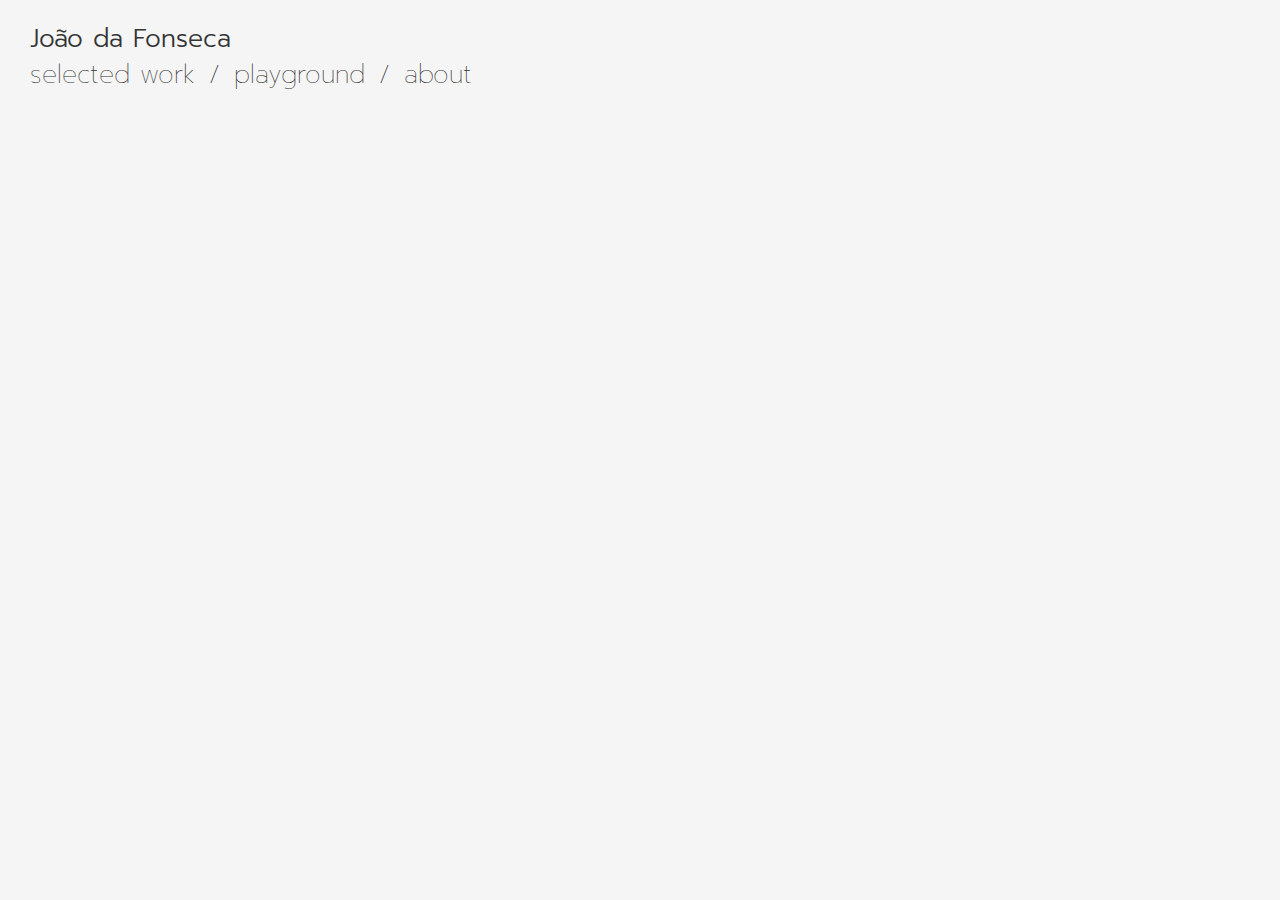
<file: index.html>
<!DOCTYPE html>
<html>
<head>

  <!-- Global site tag (gtag.js) - Google Analytics -->
  <script async src="https://www.googletagmanager.com/gtag/js?id=UA-116125091-1"></script>
  <script>
  window.dataLayer = window.dataLayer || [];
  function gtag(){dataLayer.push(arguments);}
  gtag('js', new Date());

  gtag('config', 'UA-116125091-1');
  </script>


  <link rel="icon"
        type="image/png"
        href="assets/icons/favicon.png">

  <meta charset="UTF-8">
  <meta name="viewport" content="width=device-width, initial-scale=1">
  <link href="https://fonts.googleapis.com/css?family=Prompt:100,200,300,400,500" rel="stylesheet">
  <link rel="stylesheet" href="css/selectedwork-style.css">
  <link rel="stylesheet" href="css/nav-bar-style.css">

  <script>
  //reset scroll
  localStorage.setItem("scrollPosition", 0);
  localStorage.setItem("doLoad", true);
  </script>

  <meta http-equiv="refresh" content="2;url=selectedwork" />
  <title>João da Fonseca</title>
</head>

<body>



  <div class="nav" id="myTopnav">

    <h5><a href="index.html">João da Fonseca</a> </h5>

    <a href="javascript:void(0);" class="icon" onclick="myFunction()">
      <img  src="assets/icons/icon.png">
    </a>

    <div class = "center">
      <div class = "logo"><h5><a  href="index.html">João da Fonseca</a> </h5></div>
      <ul>
        <li><a href="selectedwork" >selected work</a></li>
        <li><div id="link-spacer">/</div></li>
        <li><a href="playground">playground</a></li>
        <li><div id="link-spacer">/</div></li>
        <li><a href="about">about</a></li>
      </ul>
    </div>

    <div class = "socialLinks">
      <a href="https://www.instagram.com/joaofonseca__/">instagram</a>
      <div id="link-spacer2">/</div>
      <a href="https://www.messenger.com/t/jftfonseca">messenger</a>
    </div>


  </div>




  <script>
  function myFunction() {
    var x = document.getElementById("myTopnav");
    if (x.className === "nav") {
      x.className += " responsive";
      //


      calcVH();
      //$('body').addClass("fixedPosition");
    } else {
      x.className = "nav";
      calcVH();
      //$('body').removeClass("fixedPosition");
    }
  }
</script>

</body>

</html>
</file>
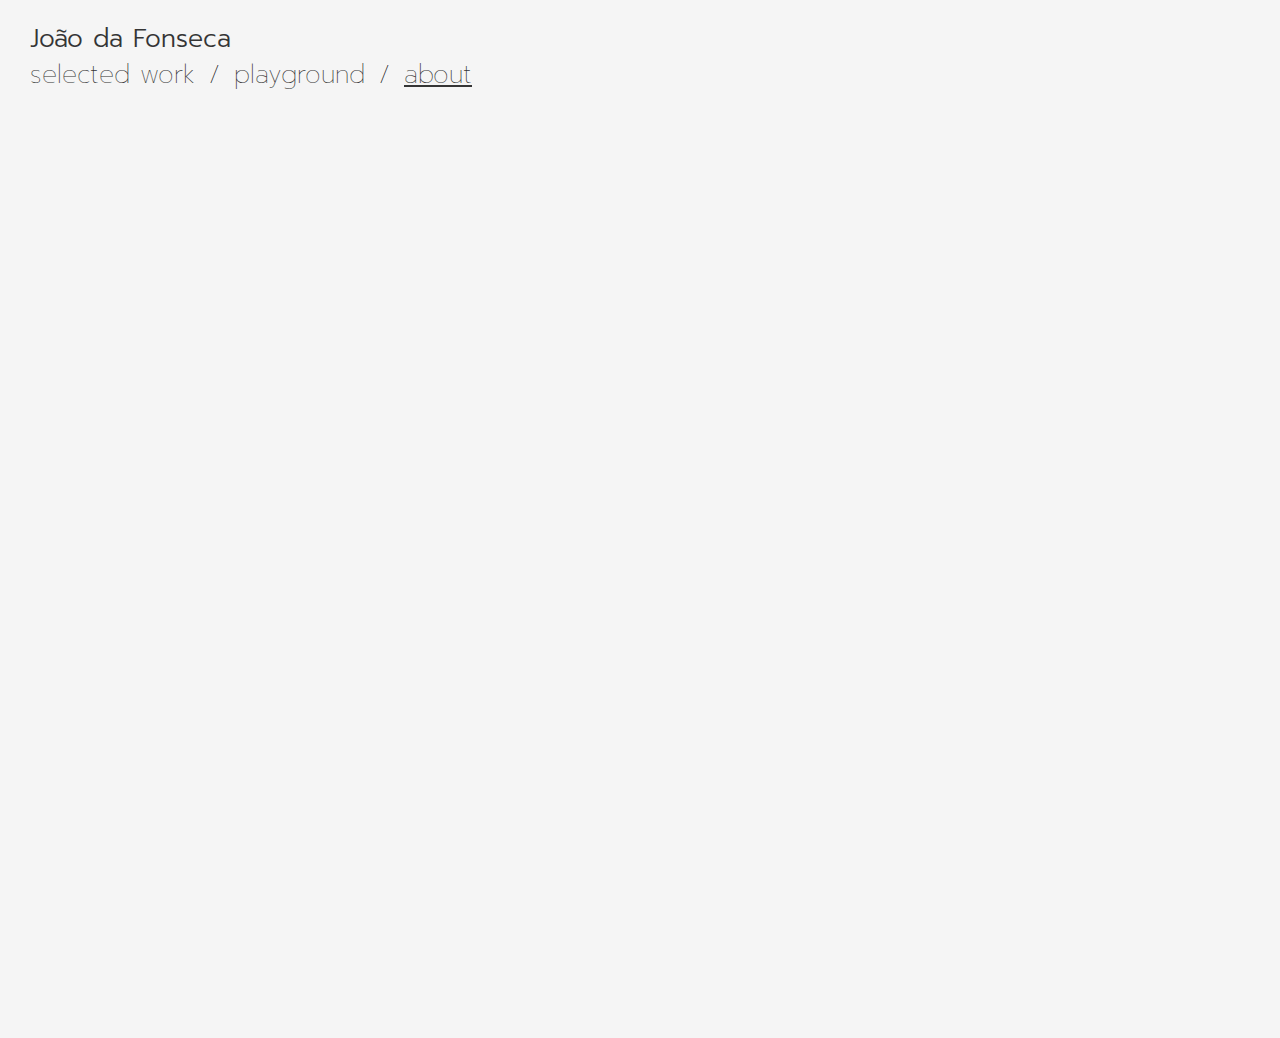
<file: about/index.html>
<!DOCTYPE html>
<html>
<head>

  <!-- Global site tag (gtag.js) - Google Analytics -->
  <script async src="https://www.googletagmanager.com/gtag/js?id=UA-116125091-1"></script>
  <script>
    window.dataLayer = window.dataLayer || [];
    function gtag(){dataLayer.push(arguments);}
    gtag('js', new Date());

    gtag('config', 'UA-116125091-1');
  </script>

  <link rel="icon"
        type="image/png"
        href="../assets/icons/favicon.png">

  <meta charset="UTF-8">
  <meta name="viewport" content="width=device-width, initial-scale=1">
  <link href="https://fonts.googleapis.com/css?family=Prompt:100,200,300,400,500" rel="stylesheet">
  <link rel="stylesheet" href="../css/about-style.css">
    <link rel="stylesheet" href="../css/nav-bar-style.css">

  <script src="https://ajax.googleapis.com/ajax/libs/jquery/3.2.1/jquery.min.js"></script>
  <script src="../js/aboutLoader.js"></script>
  <script src="../js/mobileMenu.js"></script>


  <title>João da Fonseca</title>

</head>

<body>

  <div class="nav" id="myTopnav">

    <h5><a href="../index.html">João da Fonseca</a> </h5>

    <a href="javascript:void(0);" class="icon" onclick="myFunction()">
      <img  src="../assets/icons/icon.png">
    </a>

    <div class = "center">
      <div class = "logo"><h5><a  href="../index.html">João da Fonseca</a> </h5></div>
      <ul>

        <li><a href="../selectedwork" >selected work</a></li>
        <li><div id="link-spacer">/</div></li>
        <li><a href="../playground">playground</a></li>
        <li><div id="link-spacer">/</div></li>
        <li><a class = "current" href="../about">about</a></li>


  </ul>
    </div>

    <div class = "socialLinks">
     <a href="https://www.instagram.com/joaofonseca__/">instagram</a>
    <div id="link-spacer2">/</div>
     <a href="https://www.messenger.com/t/jftfonseca">messenger</a>
    </div>


  </div>

  <section class="fade-in">

    <section class="container">
      <section class="top-space"></section>
      <section class="top-container">
        <section class="canvas"></section>
        <section class="top-text-container"></section>


      </section>
      <section class="bottom-container"></section>
    </section>
  <!--  <section class="rightcontainer"></section> -->
  </section>
  <script src="../js/showHideNavBar.js"></script>

</body>




<script>
function myFunction() {
  var x = document.getElementById("myTopnav");
  if (x.className === "nav") {
    x.className += " responsive";
  //


    calcVH();
       //$('body').addClass("fixedPosition");
  } else {
    x.className = "nav";
    calcVH();
    //$('body').removeClass("fixedPosition");
  }
}
</script>

</html>
</file>
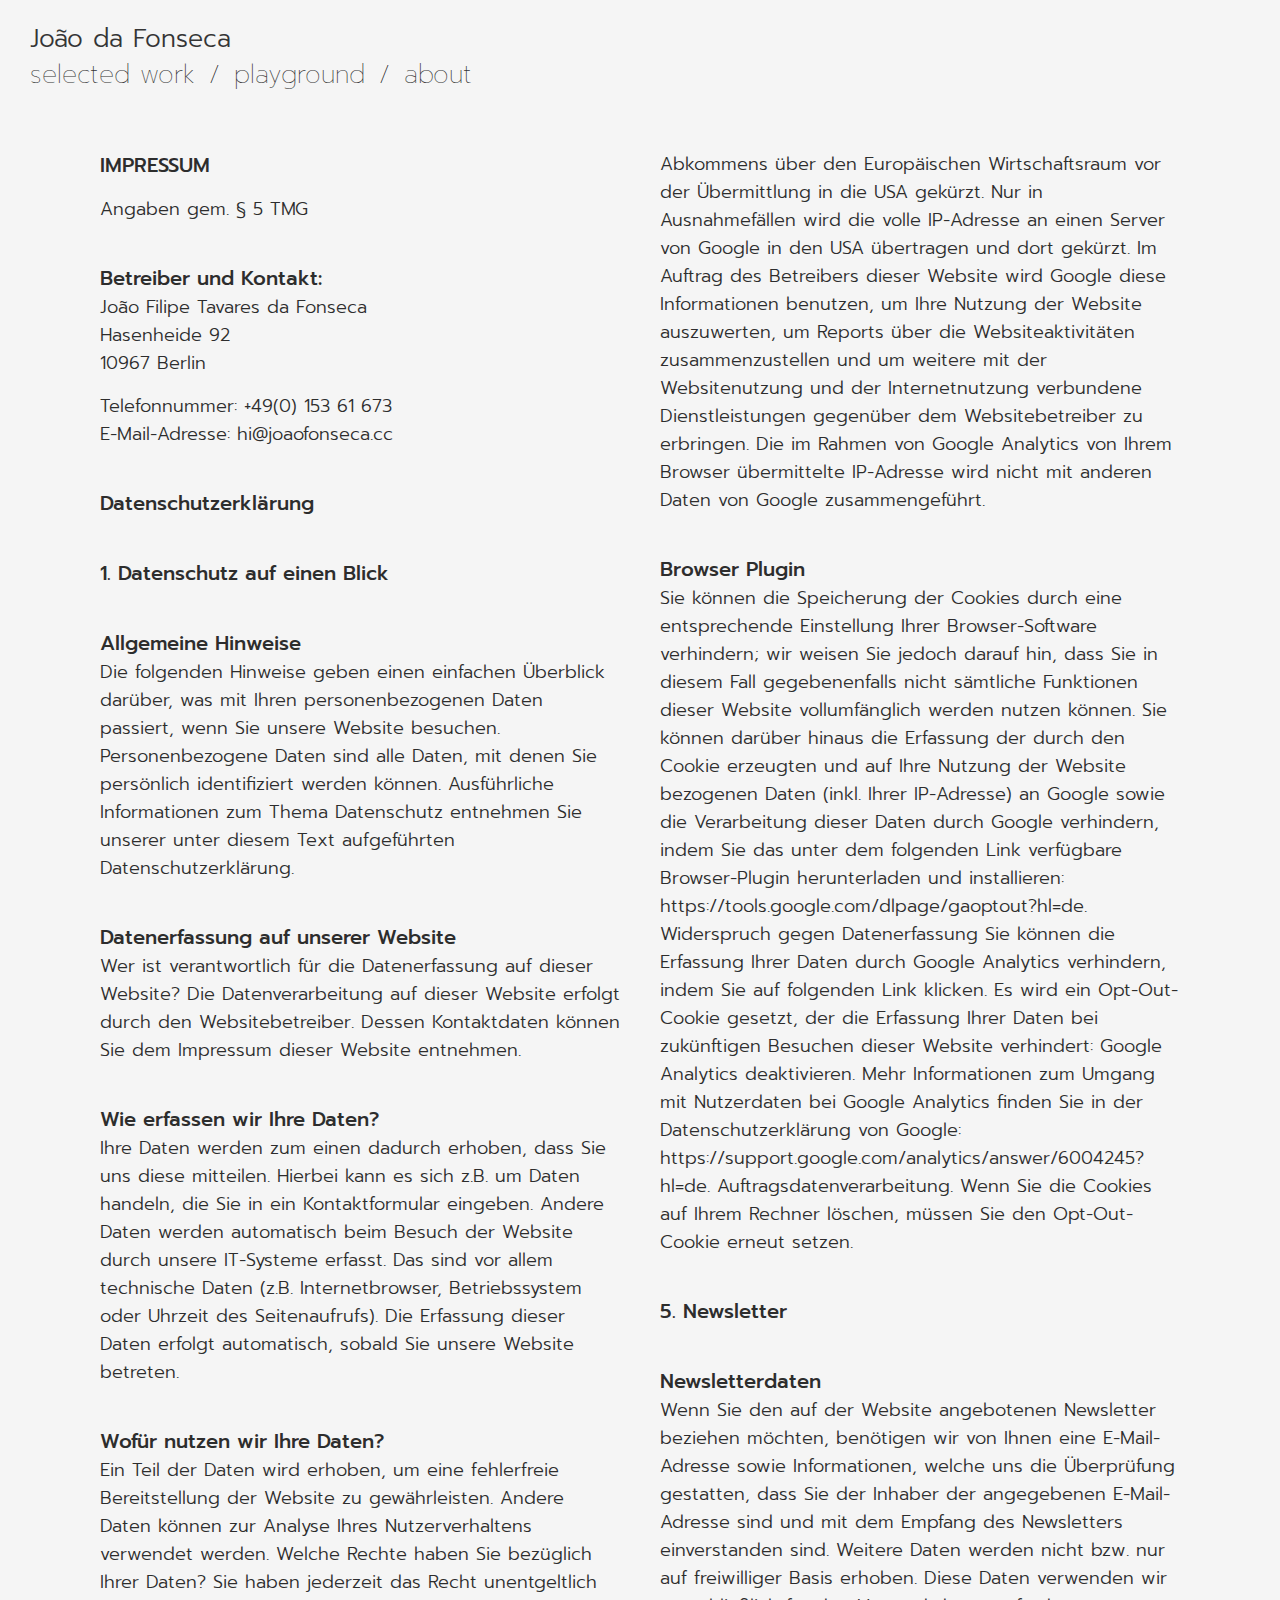
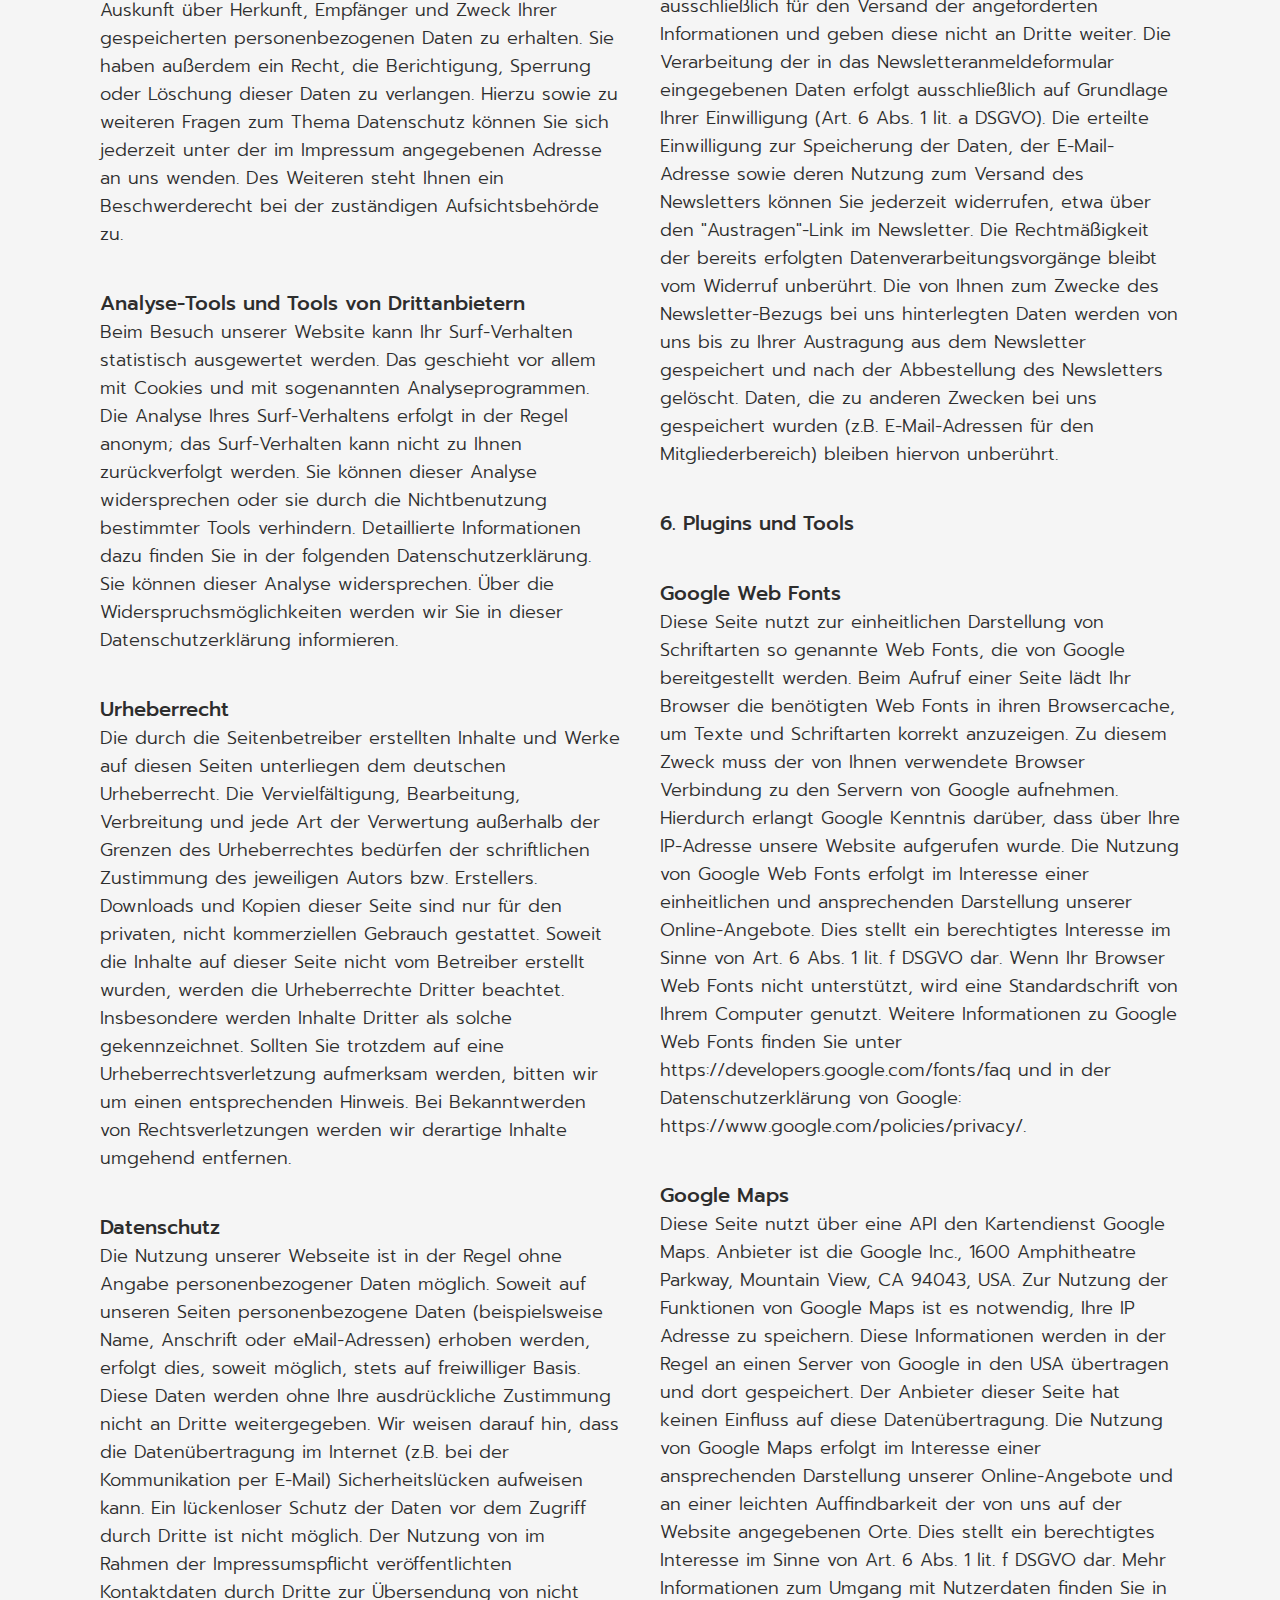
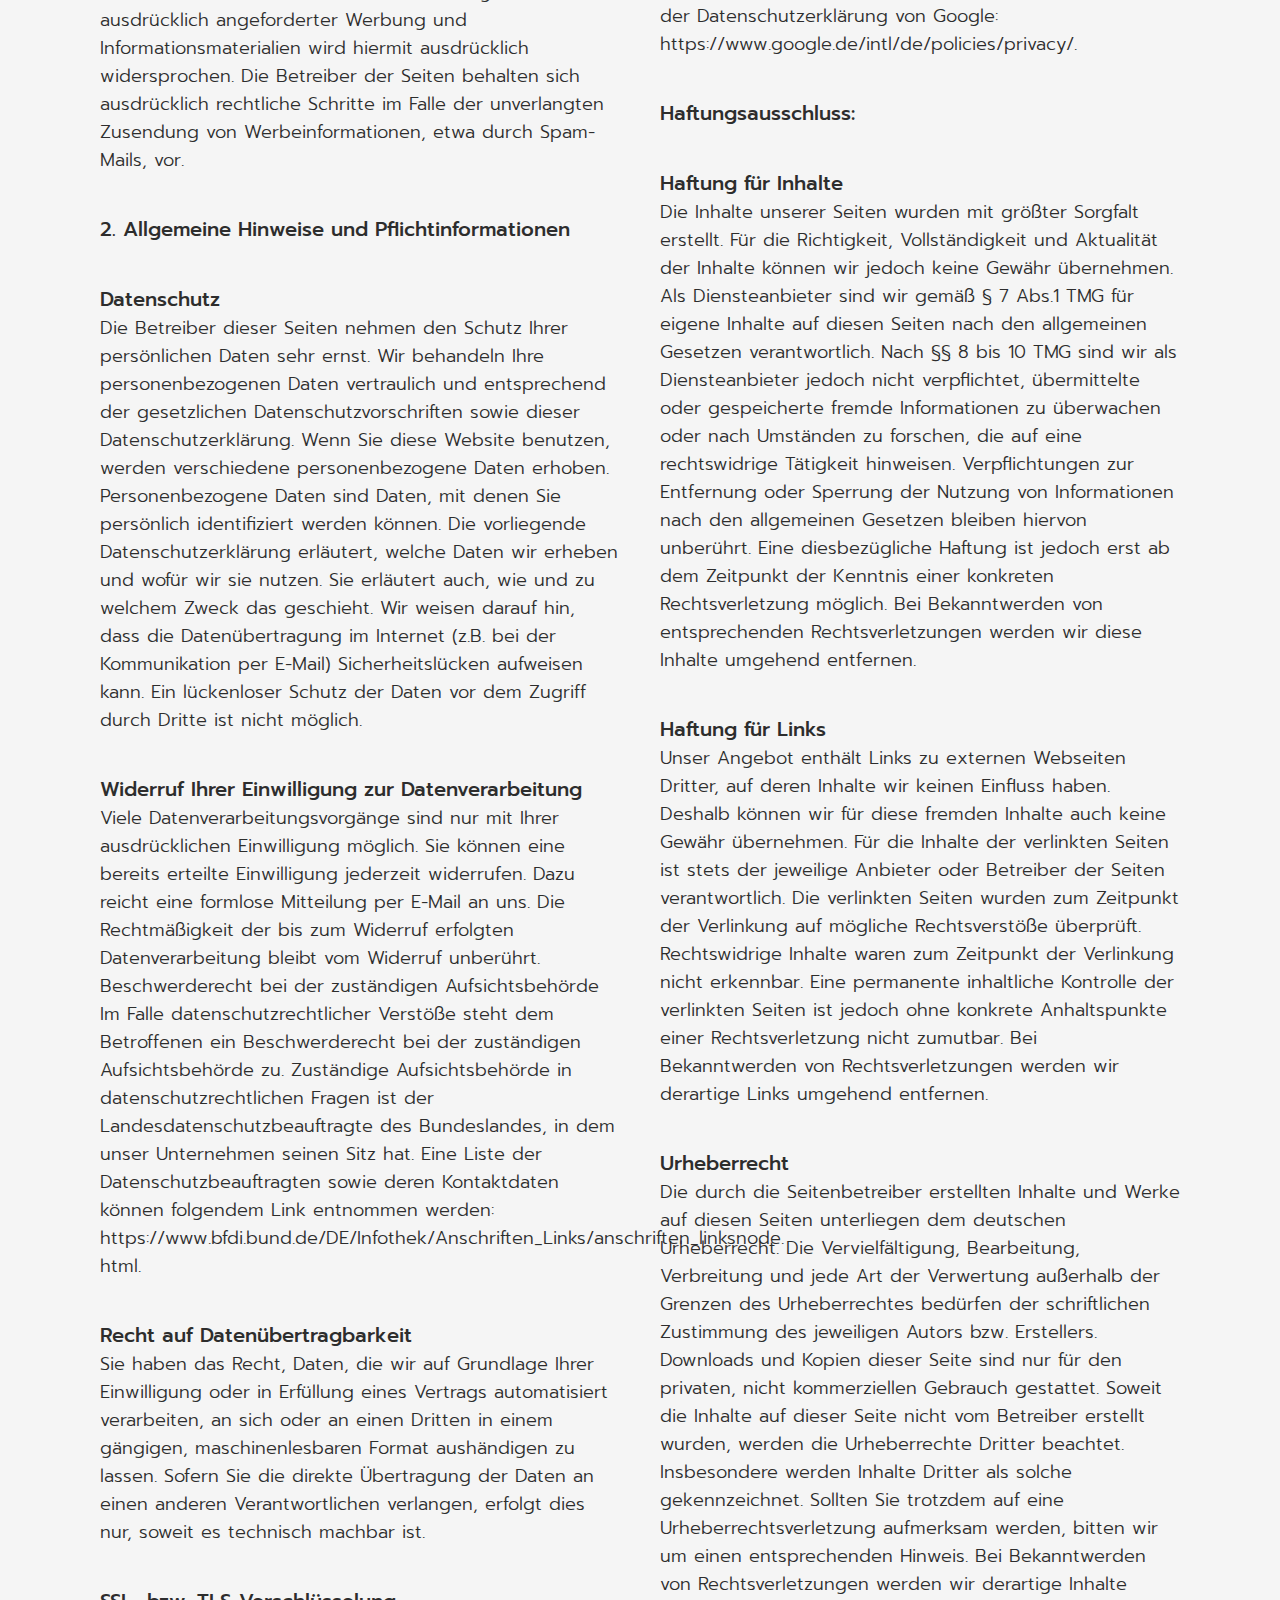
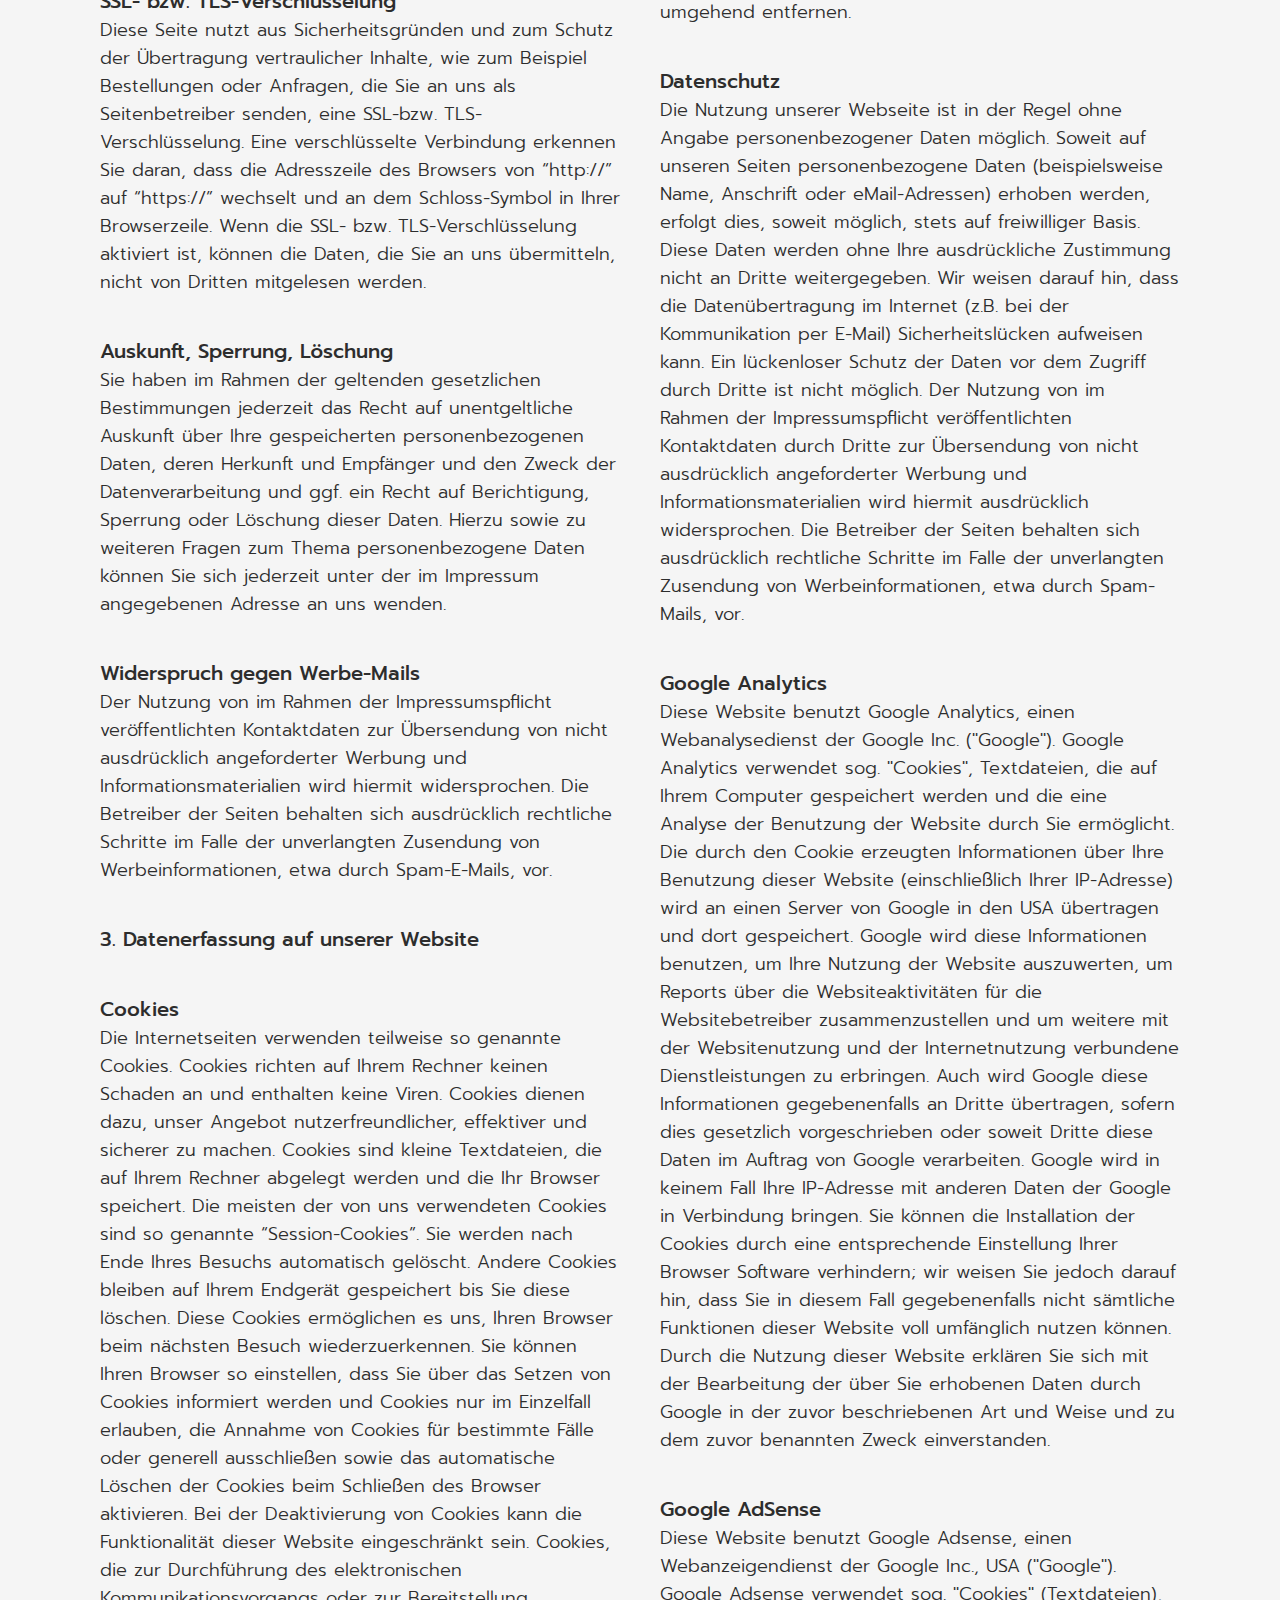
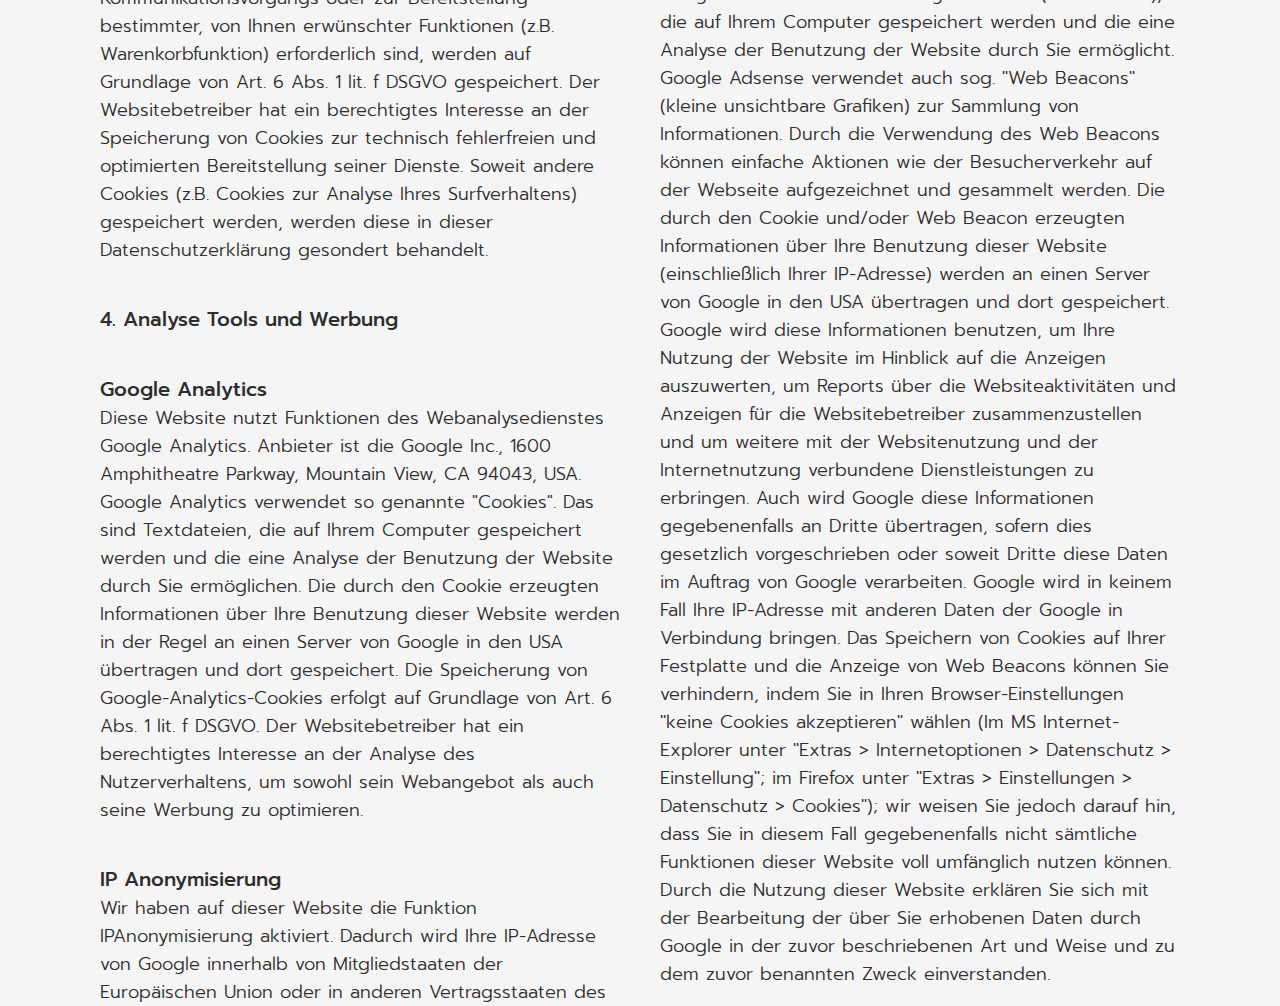
<file: impressum/index.html>
<!DOCTYPE html>
<html>
<head>

  <!-- Global site tag (gtag.js) - Google Analytics -->
  <script async src="https://www.googletagmanager.com/gtag/js?id=UA-116125091-1"></script>
  <script>
  window.dataLayer = window.dataLayer || [];
  function gtag(){dataLayer.push(arguments);}
  gtag('js', new Date());

  gtag('config', 'UA-116125091-1');
  </script>

  <link rel="icon"
        type="image/png"
        href="../assets/icons/favicon.png">

  <meta charset="UTF-8">
  <meta name="viewport" content="width=device-width, initial-scale=1">
  <link href="https://fonts.googleapis.com/css?family=Prompt:100,200,300,400,500" rel="stylesheet">
  <link rel="stylesheet" href="../css/impressum-style.css">
  <link rel="stylesheet" href="../css/nav-bar-style.css">

  <script src="https://ajax.googleapis.com/ajax/libs/jquery/3.2.1/jquery.min.js"></script>

  <title>João da Fonseca</title>

</head>

<body>

  <div class="nav" id="myTopnav">

    <h5><a href="../index.html">João da Fonseca</a> </h5>

    <a href="javascript:void(0);" class="icon" onclick="myFunction()">
      <img  src="../assets/icons/icon.png">
    </a>

    <div class = "center">
      <div class = "logo"><h5><a  href="../index.html">João da Fonseca</a> </h5></div>
      <ul>
        <li><a href="../selectedwork" >selected work</a></li>
        <li><div id="link-spacer">/</div></li>
        <li><a href="../playground">playground</a></li>
        <li><div id="link-spacer">/</div></li>
        <li><a href="../about">about</a></li>
      </ul>
    </div>

    <div class = "socialLinks">
      <a href="https://www.instagram.com/joaofonseca__/">instagram</a>
      <div id="link-spacer2">/</div>
      <a href="https://www.messenger.com/t/jftfonseca">messenger</a>
    </div>


  </div>

  <section class="fade-in">
    <section class="main-container">
    <section class="container">
      <section class="top-space"></section>


      <h1>IMPRESSUM</h1>
      <section class="space"></section>
      <h2>Angaben gem. § 5 TMG</h2>

      <section class="paragraph"></section>

      <h1>Betreiber und Kontakt:</h1>
      <h2>João Filipe Tavares da Fonseca</h2>
      <h2>Hasenheide 92</h2>
      <h2>10967 Berlin</h2>
      <section class="space"></section>
      <h2>Telefonnummer: +49(0) 153 61 673</h2>
      <h2>E-Mail-Adresse: hi@joaofonseca.cc</h2>

      <section class="paragraph"></section>
      <h1>Datenschutzerklärung</h1>
      <section class="paragraph"></section>
      <h1>1. Datenschutz auf einen Blick</h1>

      <section class="paragraph"></section>
      <h1>Allgemeine Hinweise</h1>
      <h2>Die folgenden Hinweise geben einen einfachen Überblick darüber, was mit Ihren personenbezogenen Daten passiert, wenn Sie unsere Website besuchen. Personenbezogene Daten sind alle Daten, mit denen Sie persönlich identifiziert werden können. Ausführliche Informationen zum Thema Datenschutz entnehmen Sie unserer unter diesem Text aufgeführten Datenschutzerklärung.
      </h2>

      <section class="paragraph"></section>
      <h1>Datenerfassung auf unserer Website</h1>
      <h2>Wer ist verantwortlich für die Datenerfassung auf dieser Website? Die Datenverarbeitung auf dieser Website erfolgt durch den Websitebetreiber. Dessen Kontaktdaten können Sie dem Impressum dieser Website entnehmen.
      </h2>

      <section class="paragraph"></section>
      <h1>Wie erfassen wir Ihre Daten?</h1>
      <h2>Ihre Daten werden zum einen dadurch erhoben, dass Sie uns diese mitteilen. Hierbei kann es sich z.B. um Daten handeln, die Sie in ein Kontaktformular eingeben. Andere Daten werden automatisch beim Besuch der Website durch unsere IT-Systeme erfasst. Das sind vor allem technische Daten (z.B. Internetbrowser, Betriebssystem oder Uhrzeit des Seitenaufrufs). Die Erfassung dieser Daten erfolgt automatisch, sobald Sie unsere Website betreten.
      </h2>

      <section class="paragraph"></section>
      <h1>Wofür nutzen wir Ihre Daten?</h1>
      <h2>Ein Teil der Daten wird erhoben, um eine fehlerfreie Bereitstellung der Website zu gewährleisten. Andere Daten können zur Analyse Ihres Nutzerverhaltens verwendet werden. Welche Rechte haben Sie bezüglich Ihrer Daten? Sie haben jederzeit das Recht unentgeltlich Auskunft über Herkunft, Empfänger und Zweck Ihrer gespeicherten personenbezogenen Daten zu erhalten. Sie haben außerdem ein Recht, die Berichtigung, Sperrung oder Löschung dieser Daten zu verlangen. Hierzu sowie zu weiteren Fragen zum Thema Datenschutz können Sie sich jederzeit unter der im Impressum angegebenen Adresse an uns wenden. Des Weiteren steht Ihnen ein Beschwerderecht bei der zuständigen Aufsichtsbehörde zu.
      </h2>

      <section class="paragraph"></section>
      <h1>Analyse-Tools und Tools von Drittanbietern</h1>
      <h2>Beim Besuch unserer Website kann Ihr Surf-Verhalten statistisch ausgewertet werden. Das geschieht vor allem mit Cookies und mit sogenannten Analyseprogrammen. Die Analyse Ihres Surf-Verhaltens erfolgt in der Regel anonym; das Surf-Verhalten kann nicht zu Ihnen zurückverfolgt werden. Sie können dieser Analyse widersprechen oder sie durch die Nichtbenutzung bestimmter Tools verhindern. Detaillierte Informationen dazu finden Sie in der folgenden Datenschutzerklärung. Sie können dieser Analyse widersprechen. Über die Widerspruchsmöglichkeiten werden wir Sie in dieser Datenschutzerklärung informieren.
      </h2>


      <section class="paragraph"></section>
      <h1>Urheberrecht</h1>
      <h2>Die durch die Seitenbetreiber erstellten Inhalte und Werke auf diesen Seiten unterliegen dem deutschen Urheberrecht. Die Vervielfältigung, Bearbeitung, Verbreitung und jede Art der Verwertung außerhalb der Grenzen des Urheberrechtes bedürfen der schriftlichen Zustimmung des jeweiligen Autors bzw. Erstellers. Downloads und Kopien dieser Seite sind nur für den privaten, nicht kommerziellen Gebrauch gestattet. Soweit die Inhalte auf dieser Seite nicht vom Betreiber erstellt wurden, werden die Urheberrechte Dritter beachtet. Insbesondere werden Inhalte Dritter als solche gekennzeichnet. Sollten Sie trotzdem auf eine Urheberrechtsverletzung aufmerksam werden, bitten wir um einen entsprechenden Hinweis. Bei Bekanntwerden von Rechtsverletzungen werden wir derartige Inhalte umgehend entfernen.</h2>

      <section class="paragraph"></section>
      <h1>Datenschutz</h1>
      <h2>Die Nutzung unserer Webseite ist in der Regel ohne Angabe personenbezogener Daten möglich. Soweit auf unseren Seiten personenbezogene Daten (beispielsweise Name, Anschrift oder eMail-Adressen) erhoben werden, erfolgt dies, soweit möglich, stets auf freiwilliger Basis. Diese Daten werden ohne Ihre ausdrückliche Zustimmung nicht an Dritte weitergegeben. Wir weisen darauf hin, dass die Datenübertragung im Internet (z.B. bei der Kommunikation per E-Mail) Sicherheitslücken aufweisen kann. Ein lückenloser Schutz der Daten vor dem Zugriff durch Dritte ist nicht möglich. Der Nutzung von im Rahmen der Impressumspflicht veröffentlichten Kontaktdaten durch Dritte zur Übersendung von nicht ausdrücklich angeforderter Werbung und Informationsmaterialien wird hiermit ausdrücklich widersprochen. Die Betreiber der Seiten behalten sich ausdrücklich rechtliche Schritte im Falle der unverlangten Zusendung von Werbeinformationen, etwa durch Spam-Mails, vor.</h2>

      <section class="paragraph"></section>
      <h1>2. Allgemeine Hinweise und Pflichtinformationen</h1>

      <section class="paragraph"></section>
      <h1>Datenschutz</h1>
      <h2>Die Betreiber dieser Seiten nehmen den Schutz Ihrer persönlichen Daten sehr ernst. Wir behandeln Ihre personenbezogenen Daten vertraulich und entsprechend der gesetzlichen Datenschutzvorschriften sowie dieser Datenschutzerklärung. Wenn Sie diese Website benutzen, werden verschiedene personenbezogene Daten erhoben. Personenbezogene Daten sind Daten, mit denen Sie persönlich identifiziert werden können. Die vorliegende Datenschutzerklärung erläutert, welche Daten wir erheben und wofür wir sie nutzen. Sie erläutert auch, wie und zu welchem Zweck das geschieht. Wir weisen darauf hin, dass die Datenübertragung im Internet (z.B. bei der Kommunikation per E-Mail) Sicherheitslücken aufweisen kann. Ein lückenloser Schutz der Daten vor dem Zugriff durch Dritte ist nicht möglich.
      </h2>

      <section class="paragraph"></section>
      <h1>Widerruf Ihrer Einwilligung zur Datenverarbeitung</h1>
      <h2>Viele Datenverarbeitungsvorgänge sind nur mit Ihrer ausdrücklichen Einwilligung möglich. Sie können eine bereits erteilte Einwilligung jederzeit widerrufen. Dazu reicht eine formlose Mitteilung per E-Mail an uns. Die Rechtmäßigkeit der bis zum Widerruf erfolgten Datenverarbeitung bleibt vom Widerruf unberührt. Beschwerderecht bei der zuständigen Aufsichtsbehörde Im Falle datenschutzrechtlicher Verstöße steht dem Betroffenen ein Beschwerderecht bei der zuständigen Aufsichtsbehörde zu. Zuständige Aufsichtsbehörde in datenschutzrechtlichen Fragen ist der Landesdatenschutzbeauftragte des Bundeslandes, in dem unser Unternehmen seinen Sitz hat. Eine Liste der Datenschutzbeauftragten sowie deren Kontaktdaten können folgendem Link entnommen werden: https://www.bfdi.bund.de/DE/Infothek/Anschriften_Links/anschriften_linksnode. html.
      </h2>

      <section class="paragraph"></section>
      <h1>Recht auf Datenübertragbarkeit</h1>
      <h2>Sie haben das Recht, Daten, die wir auf Grundlage Ihrer Einwilligung oder in Erfüllung eines Vertrags automatisiert verarbeiten, an sich oder an einen Dritten in einem gängigen, maschinenlesbaren Format aushändigen zu lassen. Sofern Sie die direkte Übertragung der Daten an einen anderen Verantwortlichen verlangen, erfolgt dies nur, soweit es technisch machbar ist.
      </h2>

      <section class="paragraph"></section>
      <h1>SSL- bzw. TLS-Verschlüsselung</h1>
      <h2>Diese Seite nutzt aus Sicherheitsgründen und zum Schutz der Übertragung vertraulicher Inhalte, wie zum Beispiel Bestellungen oder Anfragen, die Sie an uns als Seitenbetreiber senden, eine SSL-bzw. TLS-Verschlüsselung. Eine verschlüsselte Verbindung erkennen Sie daran, dass die Adresszeile des Browsers von “http://” auf “https://” wechselt und an dem Schloss-Symbol in Ihrer Browserzeile. Wenn die SSL- bzw. TLS-Verschlüsselung aktiviert ist, können die Daten, die Sie an uns übermitteln, nicht von Dritten mitgelesen werden.
      </h2>

      <section class="paragraph"></section>
      <h1>Auskunft, Sperrung, Löschung</h1>
      <h2>Sie haben im Rahmen der geltenden gesetzlichen Bestimmungen jederzeit das Recht auf unentgeltliche Auskunft über Ihre gespeicherten personenbezogenen Daten, deren Herkunft und Empfänger und den Zweck der Datenverarbeitung und ggf. ein Recht auf Berichtigung, Sperrung oder Löschung dieser Daten. Hierzu sowie zu weiteren Fragen zum Thema personenbezogene Daten können Sie sich jederzeit unter der im Impressum angegebenen Adresse an uns wenden.
      </h2>

      <section class="paragraph"></section>
      <h1>Widerspruch gegen Werbe-Mails</h1>
      <h2>Der Nutzung von im Rahmen der Impressumspflicht veröffentlichten Kontaktdaten zur Übersendung von nicht ausdrücklich angeforderter Werbung und Informationsmaterialien wird hiermit widersprochen. Die Betreiber der Seiten behalten sich ausdrücklich rechtliche Schritte im Falle der unverlangten Zusendung von Werbeinformationen, etwa durch Spam-E-Mails, vor.
      </h2>

      <section class="paragraph"></section>
      <h1>3. Datenerfassung auf unserer Website</h1>

      <section class="paragraph"></section>
      <h1>Cookies</h1>
      <h2>Die Internetseiten verwenden teilweise so genannte Cookies. Cookies richten auf Ihrem Rechner keinen Schaden an und enthalten keine Viren. Cookies dienen dazu, unser Angebot nutzerfreundlicher, effektiver und sicherer zu machen. Cookies sind kleine Textdateien, die auf Ihrem Rechner abgelegt werden und die Ihr Browser speichert.
Die meisten der von uns verwendeten Cookies sind so genannte “Session-Cookies”. Sie werden nach Ende Ihres Besuchs automatisch gelöscht. Andere Cookies bleiben auf Ihrem Endgerät gespeichert bis Sie diese löschen. Diese Cookies ermöglichen es uns, Ihren Browser beim nächsten Besuch wiederzuerkennen.
Sie können Ihren Browser so einstellen, dass Sie über das Setzen von Cookies informiert werden und Cookies nur im Einzelfall erlauben, die Annahme von Cookies für bestimmte Fälle oder generell ausschließen sowie das automatische Löschen der Cookies beim Schließen des Browser aktivieren. Bei der Deaktivierung von Cookies kann die Funktionalität dieser Website eingeschränkt sein.
Cookies, die zur Durchführung des elektronischen Kommunikationsvorgangs oder zur Bereitstellung bestimmter, von Ihnen erwünschter Funktionen (z.B. Warenkorbfunktion) erforderlich sind, werden auf Grundlage von Art. 6 Abs. 1 lit. f DSGVO gespeichert. Der Websitebetreiber hat ein berechtigtes Interesse an der Speicherung von Cookies zur technisch fehlerfreien und optimierten Bereitstellung seiner Dienste. Soweit andere Cookies (z.B. Cookies zur Analyse Ihres Surfverhaltens) gespeichert werden, werden diese in dieser Datenschutzerklärung gesondert behandelt.
      </h2>


      <section class="paragraph"></section>
      <h1>4. Analyse Tools und Werbung</h1>

      <section class="paragraph"></section>
      <h1>Google Analytics</h1>
      <h2>Diese Website nutzt Funktionen des Webanalysedienstes Google Analytics. Anbieter ist die Google Inc., 1600 Amphitheatre Parkway, Mountain View, CA 94043, USA.
        Google Analytics verwendet so genannte "Cookies". Das sind Textdateien, die auf Ihrem Computer gespeichert werden und die eine Analyse der Benutzung der Website durch Sie ermöglichen. Die durch den Cookie erzeugten Informationen über Ihre Benutzung dieser Website werden in der Regel an einen Server von Google in den USA übertragen und dort gespeichert.
        Die Speicherung von Google-Analytics-Cookies erfolgt auf Grundlage von Art. 6 Abs. 1 lit. f DSGVO. Der Websitebetreiber hat ein berechtigtes Interesse an der Analyse des Nutzerverhaltens, um sowohl sein Webangebot als auch seine Werbung zu optimieren.
      </h2>


      <section class="paragraph"></section>
      <h1>IP Anonymisierung</h1>
      <h2>Wir haben auf dieser Website die Funktion IPAnonymisierung aktiviert. Dadurch wird Ihre IP-Adresse von Google innerhalb von Mitgliedstaaten der Europäischen Union oder in anderen Vertragsstaaten des Abkommens über den Europäischen Wirtschaftsraum vor der Übermittlung in die USA gekürzt. Nur in Ausnahmefällen wird die volle IP-Adresse an einen Server von Google in den USA übertragen und dort gekürzt. Im Auftrag des Betreibers dieser Website wird Google diese Informationen benutzen, um Ihre Nutzung der Website auszuwerten, um Reports über die Websiteaktivitäten zusammenzustellen und um weitere mit der Websitenutzung und der Internetnutzung verbundene Dienstleistungen gegenüber dem Websitebetreiber zu erbringen. Die im Rahmen von Google Analytics von Ihrem Browser übermittelte IP-Adresse wird nicht mit anderen Daten von Google zusammengeführt.
      </h2>


      <section class="paragraph"></section>
      <h1>Browser Plugin</h1>
      <h2>Sie können die Speicherung der Cookies durch eine entsprechende Einstellung Ihrer Browser-Software verhindern; wir weisen Sie jedoch darauf hin, dass Sie in diesem Fall gegebenenfalls nicht sämtliche Funktionen dieser Website vollumfänglich werden nutzen können. Sie können darüber hinaus die Erfassung der durch den Cookie erzeugten und auf Ihre Nutzung der Website bezogenen Daten (inkl. Ihrer IP-Adresse) an Google sowie die Verarbeitung dieser Daten durch Google verhindern, indem Sie das unter dem folgenden Link verfügbare Browser-Plugin herunterladen und installieren: https://tools.google.com/dlpage/gaoptout?hl=de.
        Widerspruch gegen Datenerfassung
Sie können die Erfassung Ihrer Daten durch Google Analytics verhindern, indem Sie auf folgenden Link klicken. Es wird ein Opt-Out-Cookie gesetzt, der die Erfassung Ihrer Daten bei zukünftigen Besuchen dieser Website verhindert: Google Analytics deaktivieren.
Mehr Informationen zum Umgang mit Nutzerdaten bei Google Analytics finden Sie in der Datenschutzerklärung von Google: https://support.google.com/analytics/answer/6004245?hl=de.
Auftragsdatenverarbeitung.
Wenn Sie die Cookies auf Ihrem Rechner löschen, müssen Sie den Opt-Out- Cookie erneut setzen.
      </h2>



      <section class="paragraph"></section>
      <h1>5. Newsletter</h1>

      <section class="paragraph"></section>
      <h1>Newsletterdaten</h1>
      <h2>Wenn Sie den auf der Website angebotenen Newsletter beziehen möchten, benötigen wir von Ihnen eine E-Mail- Adresse sowie Informationen, welche uns die Überprüfung gestatten, dass Sie der Inhaber der angegebenen E-Mail-Adresse sind und mit dem Empfang des Newsletters einverstanden sind. Weitere Daten werden nicht bzw. nur auf freiwilliger Basis erhoben. Diese Daten verwenden wir ausschließlich für den Versand der angeforderten Informationen und geben diese nicht an Dritte weiter.
        Die Verarbeitung der in das Newsletteranmeldeformular eingegebenen Daten erfolgt ausschließlich auf Grundlage Ihrer Einwilligung (Art. 6 Abs. 1 lit. a DSGVO). Die erteilte Einwilligung zur Speicherung der Daten, der E-Mail-Adresse sowie deren Nutzung zum Versand des Newsletters können Sie jederzeit widerrufen, etwa über den "Austragen"-Link im Newsletter. Die Rechtmäßigkeit der bereits erfolgten Datenverarbeitungsvorgänge bleibt vom Widerruf unberührt.
        Die von Ihnen zum Zwecke des Newsletter-Bezugs bei uns hinterlegten Daten werden von uns bis zu Ihrer Austragung aus dem Newsletter gespeichert und nach der Abbestellung des Newsletters gelöscht. Daten, die zu anderen Zwecken bei uns gespeichert wurden (z.B. E-Mail-Adressen für den Mitgliederbereich) bleiben hiervon unberührt.
      </h2>


      <section class="paragraph"></section>
      <h1>6. Plugins und Tools</h1>
      <section class="paragraph"></section>
      <h1>Google Web Fonts</h1>
      <h2>Diese Seite nutzt zur einheitlichen Darstellung von Schriftarten so genannte Web Fonts, die von Google bereitgestellt werden. Beim Aufruf einer Seite lädt Ihr Browser die benötigten Web Fonts in ihren Browsercache, um Texte und Schriftarten korrekt anzuzeigen.
Zu diesem Zweck muss der von Ihnen verwendete Browser Verbindung zu den Servern von Google aufnehmen. Hierdurch erlangt Google Kenntnis darüber, dass über Ihre IP-Adresse unsere Website aufgerufen wurde. Die Nutzung von Google Web Fonts erfolgt im Interesse einer einheitlichen und ansprechenden Darstellung unserer Online-Angebote. Dies stellt ein berechtigtes Interesse im Sinne von Art. 6 Abs. 1 lit. f DSGVO dar.
Wenn Ihr Browser Web Fonts nicht unterstützt, wird eine Standardschrift von Ihrem Computer genutzt.
Weitere Informationen zu Google Web Fonts finden Sie unter https://developers.google.com/fonts/faq und in der Datenschutzerklärung von Google: https://www.google.com/policies/privacy/.
      </h2>

      <section class="paragraph"></section>
      <h1>Google Maps</h1>
      <h2>Diese Seite nutzt über eine API den Kartendienst Google Maps. Anbieter ist die Google Inc., 1600 Amphitheatre Parkway, Mountain View, CA 94043, USA.
Zur Nutzung der Funktionen von Google Maps ist es notwendig, Ihre IP Adresse zu speichern. Diese Informationen werden in der Regel an einen Server von Google in den USA übertragen und dort gespeichert. Der Anbieter dieser Seite hat keinen Einfluss auf diese Datenübertragung.
Die Nutzung von Google Maps erfolgt im Interesse einer ansprechenden Darstellung unserer Online-Angebote und an einer leichten Auffindbarkeit der von uns auf der Website angegebenen Orte. Dies stellt ein berechtigtes Interesse im Sinne von Art. 6 Abs. 1 lit. f DSGVO dar.
Mehr Informationen zum Umgang mit Nutzerdaten finden Sie in der Datenschutzerklärung von Google: https://www.google.de/intl/de/policies/privacy/.
      </h2>

      <section class="paragraph"></section>
      <h1>Haftungsausschluss:</h1>
      <section class="paragraph"></section>
      <h1>Haftung für Inhalte</h1>
      <h2>Die Inhalte unserer Seiten wurden mit größter Sorgfalt erstellt. Für die Richtigkeit, Vollständigkeit und Aktualität der Inhalte können wir jedoch keine Gewähr übernehmen. Als Diensteanbieter sind wir gemäß § 7 Abs.1 TMG für eigene Inhalte auf diesen Seiten nach den allgemeinen Gesetzen verantwortlich. Nach §§ 8 bis 10 TMG sind wir als Diensteanbieter jedoch nicht verpflichtet, übermittelte oder gespeicherte fremde Informationen zu überwachen oder nach Umständen zu forschen, die auf eine rechtswidrige Tätigkeit hinweisen. Verpflichtungen zur Entfernung oder Sperrung der Nutzung von Informationen nach den allgemeinen Gesetzen bleiben hiervon unberührt. Eine diesbezügliche Haftung ist jedoch erst ab dem Zeitpunkt der Kenntnis einer konkreten Rechtsverletzung möglich. Bei Bekanntwerden von entsprechenden Rechtsverletzungen werden wir diese Inhalte umgehend entfernen.
      </h2>

<section class="paragraph"></section>
      <h1>Haftung für Links</h1>
      <h2>Unser Angebot enthält Links zu externen Webseiten Dritter, auf deren Inhalte wir keinen Einfluss haben. Deshalb können wir für diese fremden Inhalte auch keine Gewähr übernehmen. Für die Inhalte der verlinkten Seiten ist stets der jeweilige Anbieter oder Betreiber der Seiten verantwortlich. Die verlinkten Seiten wurden zum Zeitpunkt der Verlinkung auf mögliche Rechtsverstöße überprüft. Rechtswidrige Inhalte waren zum Zeitpunkt der Verlinkung nicht erkennbar. Eine permanente inhaltliche Kontrolle der verlinkten Seiten ist jedoch ohne konkrete Anhaltspunkte einer Rechtsverletzung nicht zumutbar. Bei Bekanntwerden von Rechtsverletzungen werden wir derartige Links umgehend entfernen.
      </h2>

<section class="paragraph"></section>
      <h1>Urheberrecht</h1>
      <h2>Die durch die Seitenbetreiber erstellten Inhalte und Werke auf diesen Seiten unterliegen dem deutschen Urheberrecht. Die Vervielfältigung, Bearbeitung, Verbreitung und jede Art der Verwertung außerhalb der Grenzen des Urheberrechtes bedürfen der schriftlichen Zustimmung des jeweiligen Autors bzw. Erstellers. Downloads und Kopien dieser Seite sind nur für den privaten, nicht kommerziellen Gebrauch gestattet. Soweit die Inhalte auf dieser Seite nicht vom Betreiber erstellt wurden, werden die Urheberrechte Dritter beachtet. Insbesondere werden Inhalte Dritter als solche gekennzeichnet. Sollten Sie trotzdem auf eine Urheberrechtsverletzung aufmerksam werden, bitten wir um einen entsprechenden Hinweis. Bei Bekanntwerden von Rechtsverletzungen werden wir derartige Inhalte umgehend entfernen.
      </h2>

<section class="paragraph"></section>
      <h1>Datenschutz</h1>
      <h2>Die Nutzung unserer Webseite ist in der Regel ohne Angabe personenbezogener Daten möglich. Soweit auf unseren Seiten personenbezogene Daten (beispielsweise Name, Anschrift oder eMail-Adressen) erhoben werden, erfolgt dies, soweit möglich, stets auf freiwilliger Basis. Diese Daten werden ohne Ihre ausdrückliche Zustimmung nicht an Dritte weitergegeben.
Wir weisen darauf hin, dass die Datenübertragung im Internet (z.B. bei der Kommunikation per E-Mail) Sicherheitslücken aufweisen kann. Ein lückenloser Schutz der Daten vor dem Zugriff durch Dritte ist nicht möglich.
Der Nutzung von im Rahmen der Impressumspflicht veröffentlichten Kontaktdaten durch Dritte zur Übersendung von nicht ausdrücklich angeforderter Werbung und Informationsmaterialien wird hiermit ausdrücklich widersprochen. Die Betreiber der Seiten behalten sich ausdrücklich rechtliche Schritte im Falle der unverlangten Zusendung von Werbeinformationen, etwa durch Spam-Mails, vor.
      </h2>

<section class="paragraph"></section>
      <h1>Google Analytics</h1>
      <h2>Diese Website benutzt Google Analytics, einen Webanalysedienst der Google Inc. (''Google''). Google Analytics verwendet sog. ''Cookies'', Textdateien, die auf Ihrem Computer gespeichert werden und die eine Analyse der Benutzung der Website durch Sie ermöglicht. Die durch den Cookie erzeugten Informationen über Ihre Benutzung dieser Website (einschließlich Ihrer IP-Adresse) wird an einen Server von Google in den USA übertragen und dort gespeichert. Google wird diese Informationen benutzen, um Ihre Nutzung der Website auszuwerten, um Reports über die Websiteaktivitäten für die Websitebetreiber zusammenzustellen und um weitere mit der Websitenutzung und der Internetnutzung verbundene Dienstleistungen zu erbringen. Auch wird Google diese Informationen gegebenenfalls an Dritte übertragen, sofern dies gesetzlich vorgeschrieben oder soweit Dritte diese Daten im Auftrag von Google verarbeiten. Google wird in keinem Fall Ihre IP-Adresse mit anderen Daten der Google in Verbindung bringen. Sie können die Installation der Cookies durch eine entsprechende Einstellung Ihrer Browser Software verhindern; wir weisen Sie jedoch darauf hin, dass Sie in diesem Fall gegebenenfalls nicht sämtliche Funktionen dieser Website voll umfänglich nutzen können. Durch die Nutzung dieser Website erklären Sie sich mit der Bearbeitung der über Sie erhobenen Daten durch Google in der zuvor beschriebenen Art und Weise und zu dem zuvor benannten Zweck einverstanden.
      </h2>

<section class="paragraph"></section>
      <h1>Google AdSense</h1>
      <h2>Diese Website benutzt Google Adsense, einen Webanzeigendienst der Google Inc., USA (''Google''). Google Adsense verwendet sog. ''Cookies'' (Textdateien), die auf Ihrem Computer gespeichert werden und die eine Analyse der Benutzung der Website durch Sie ermöglicht. Google Adsense verwendet auch sog. ''Web Beacons'' (kleine unsichtbare Grafiken) zur Sammlung von Informationen. Durch die Verwendung des Web Beacons können einfache Aktionen wie der Besucherverkehr auf der Webseite aufgezeichnet und gesammelt werden. Die durch den Cookie und/oder Web Beacon erzeugten Informationen über Ihre Benutzung dieser Website (einschließlich Ihrer IP-Adresse) werden an einen Server von Google in den USA übertragen und dort gespeichert. Google wird diese Informationen benutzen, um Ihre Nutzung der Website im Hinblick auf die Anzeigen auszuwerten, um Reports über die Websiteaktivitäten und Anzeigen für die Websitebetreiber zusammenzustellen und um weitere mit der Websitenutzung und der Internetnutzung verbundene Dienstleistungen zu erbringen. Auch wird Google diese Informationen gegebenenfalls an Dritte übertragen, sofern dies gesetzlich vorgeschrieben oder soweit Dritte diese Daten im Auftrag von Google verarbeiten. Google wird in keinem Fall Ihre IP-Adresse mit anderen Daten der Google in Verbindung bringen. Das Speichern von Cookies auf Ihrer Festplatte und die Anzeige von Web Beacons können Sie verhindern, indem Sie in Ihren Browser-Einstellungen ''keine Cookies akzeptieren'' wählen (Im MS Internet-Explorer unter ''Extras > Internetoptionen > Datenschutz > Einstellung''; im Firefox unter ''Extras > Einstellungen > Datenschutz > Cookies''); wir weisen Sie jedoch darauf hin, dass Sie in diesem Fall gegebenenfalls nicht sämtliche Funktionen dieser Website voll umfänglich nutzen können. Durch die Nutzung dieser Website erklären Sie sich mit der Bearbeitung der über Sie erhobenen Daten durch Google in der zuvor beschriebenen Art und Weise und zu dem zuvor benannten Zweck einverstanden.
      </h2>


      </section>
      </section>
    </section>


    <script>
    function myFunction() {
      var x = document.getElementById("myTopnav");
      if (x.className === "nav") {
        x.className += " responsive";
        //


        calcVH();
        //$('body').addClass("fixedPosition");
      } else {
        x.className = "nav";
        calcVH();
        //$('body').removeClass("fixedPosition");
      }
    }
  </script>

</body>




</html>
</file>
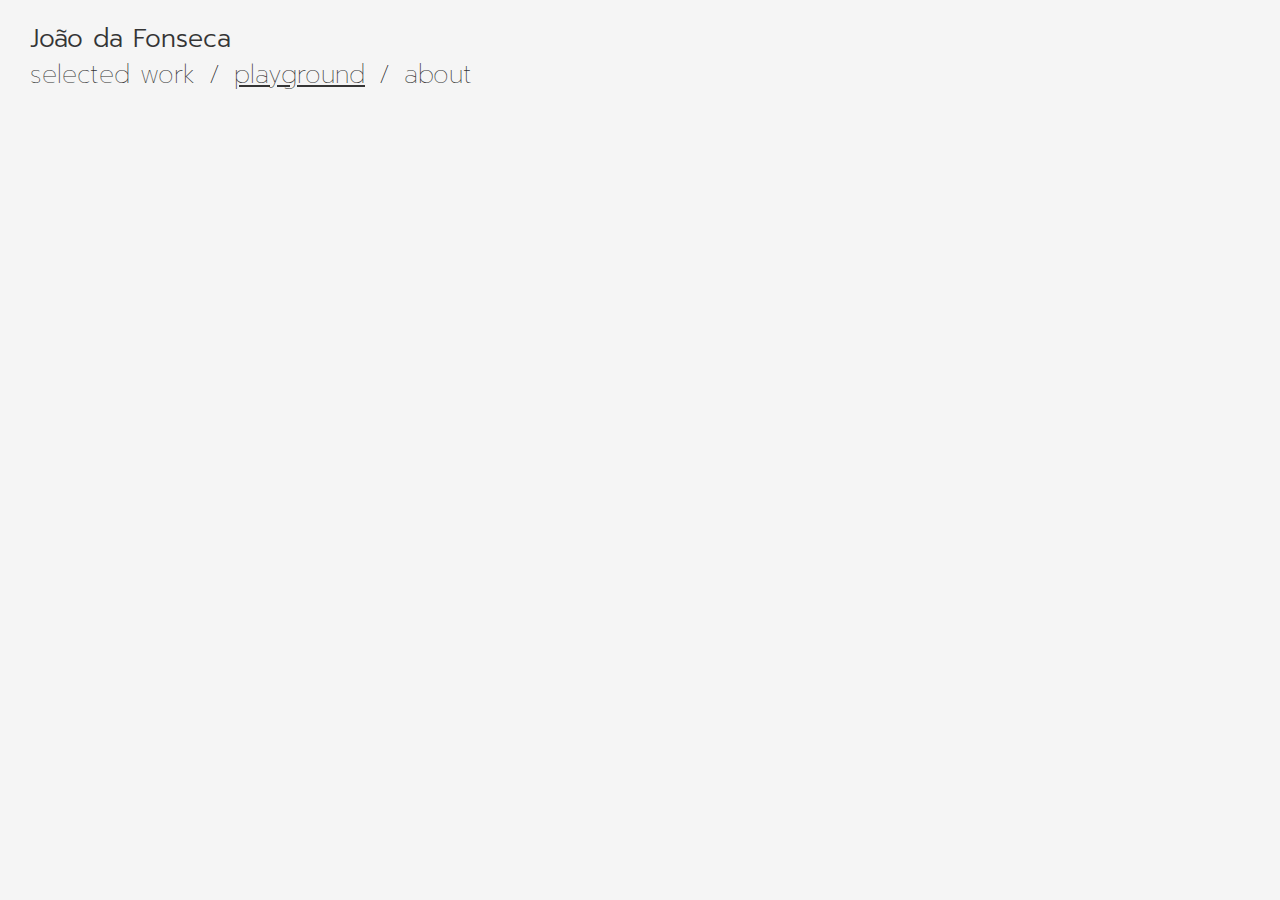
<file: playground/index.html>
<!DOCTYPE html>
<html>
<head>
  <!-- Global site tag (gtag.js) - Google Analytics -->
  <script async src="https://www.googletagmanager.com/gtag/js?id=UA-116125091-1"></script>
  <script>
    window.dataLayer = window.dataLayer || [];
    function gtag(){dataLayer.push(arguments);}
    gtag('js', new Date());

    gtag('config', 'UA-116125091-1');
  </script>

  <link rel="icon"
        type="image/png"
        href="../assets/icons/favicon.png">

  <meta charset="UTF-8">
  <meta name="viewport" content="width=device-width, initial-scale=1">
  <link href="https://fonts.googleapis.com/css?family=Prompt:100,200,300,400,500" rel="stylesheet">
  <link rel="stylesheet" href="../css/nav-bar-style.css">
  <link rel="stylesheet" href="../css/playground-style.css">

  <link rel="stylesheet" href="../css/justifiedGallery.min.css" />
  <link rel="stylesheet" href="../css/swipebox.min.css" />

  <script src="https://ajax.googleapis.com/ajax/libs/jquery/2.1.0/jquery.min.js"></script>

  <script src="../js/jquery.swipebox.min.js"></script>
  <script src="../js/jquery.justifiedGallery.min.js"></script>
  <script type="text/javascript" src="../js/playgroundLoader.js"></script>
  <script src="../js/mobileMenu.js"></script>

  <title>João da Fonseca</title>

</head>

<body>

  <div class="nav" id="myTopnav">

    <h5><a href="../index.html">João da Fonseca</a> </h5>

    <a href="javascript:void(0);" class="icon" onclick="myFunction()">
      <img  src="../assets/icons/icon.png">
    </a>

    <div class = "center">
      <div class = "logo"><h5><a  href="../index.html">João da Fonseca</a> </h5></div>
      <ul>

        <li><a href="../selectedwork" >selected work</a></li>
        <li><div id="link-spacer">/</div></li>
        <li><a class = "current" href="index.html">playground</a></li>
        <li><div id="link-spacer">/</div></li>
        <li><a href="../about">about</a></li>



      </ul>
    </div>

    <div class = "socialLinks">
      <a href="https://www.instagram.com/joaofonseca__/">instagram</a>
      <div id="link-spacer2">/</div>
      <a href="https://www.messenger.com/t/jftfonseca">messenger</a>
    </div>
  </div>




<div class="fade-in">
<div class="text-box">
  <h1>A playground for experimentation</h1>
  <h1>A canvas for lost screenshots and animations</h1>
</div>

<div class="container" >
  <div class="grid" >


</div>
</div>
</div>





<script>
function myFunction() {
  var x = document.getElementById("myTopnav");
  if (x.className === "nav") {
    x.className += " responsive";
    //


    calcVH();
    //$('body').addClass("fixedPosition");
  } else {
    x.className = "nav";
    calcVH();
    //$('body').removeClass("fixedPosition");
  }
}
</script>
  <script src="../js/showHideNavBar.js"></script>

</body>




</html>
</file>
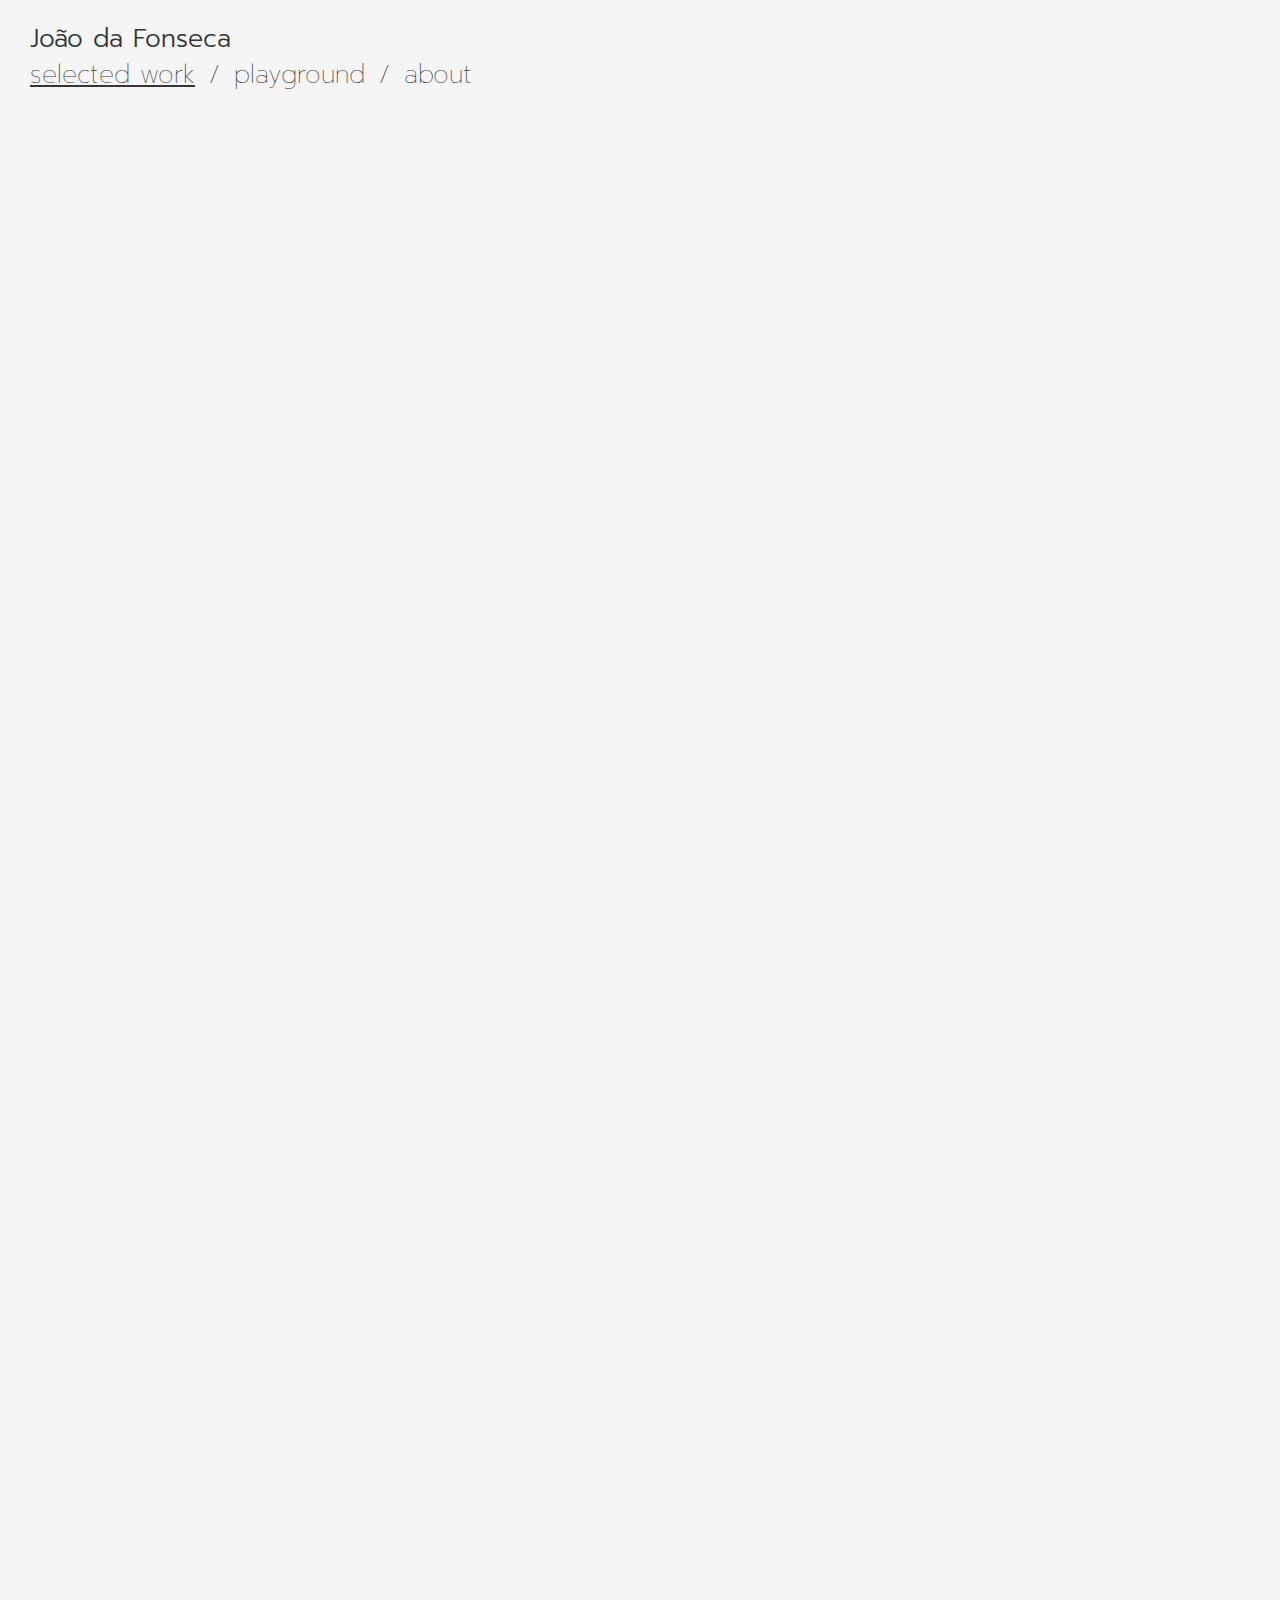
<file: selectedwork/index.html>
<!DOCTYPE html>
<html>
<head>


  <!-- Global site tag (gtag.js) - Google Analytics -->
  <script async src="https://www.googletagmanager.com/gtag/js?id=UA-116125091-1"></script>
  <script>
    window.dataLayer = window.dataLayer || [];
    function gtag(){dataLayer.push(arguments);}
    gtag('js', new Date());

    gtag('config', 'UA-116125091-1');
  </script>

  <link rel="icon"
        type="image/png"
        href="../assets/icons/favicon.png">

  <meta charset="UTF-8">
  <meta name="viewport" content="width=device-width, initial-scale=1">
  <link href="https://fonts.googleapis.com/css?family=Prompt:100,200,300,400,500" rel="stylesheet">
  <link rel="stylesheet" href="../css/selectedwork-style.css">
  <link rel="stylesheet" href="../css/nav-bar-style.css">

  <script src="https://ajax.googleapis.com/ajax/libs/jquery/3.2.1/jquery.min.js"></script>
  <script type="text/javascript" src="../js/scroll/jquery.fullPage.js"></script>
  <script src="../js/loader.js"></script>
  <script src="../js/textAnimation.js"></script>
  <script src="../js/mobileMenu.js"></script>




  <title>João da Fonseca</title>

</head>

<body>

  <div class="nav" id="myTopnav">

    <h5><a href="../index.html">João da Fonseca</a> </h5>

    <a href="javascript:void(0);" class="icon" onclick="myFunction()">
      <img  src="../assets/icons/icon.png">
    </a>

    <div class = "center">
      <div class = "logo"><h5><a  href="../index.html">João da Fonseca</a> </h5></div>
      <ul>

        <li><a class="current" href="../selectedwork" >selected work</a></li>
        <li><div id="link-spacer">/</div></li>
        <li><a href="../playground">playground</a></li>
        <li><div id="link-spacer">/</div></li>
        <li><a href="../about">about</a></li>

        <!--<li class = "sp"><h6>~</h6></li>-->

  </ul>
    </div>

    <div class = "socialLinks">
     <a href="https://www.instagram.com/joaofonseca__/">instagram</a>
    <div id="link-spacer2">/</div>
     <a href="https://www.messenger.com/t/jftfonseca">messenger</a>
    </div>


  </div>

  <section class="fade-in">
    <section class="container">
      <section class="top-space"></section>
      <section class="middle-container">
        <div id="fullpage">
        </div>
      </section>
    </section>


  </section>


<div class="mobile-footer"></div>

  <script>
  function myFunction() {
    var x = document.getElementById("myTopnav");
    if (x.className === "nav") {
      x.className += " responsive";
    //


      calcVH();
         //$('body').addClass("fixedPosition");
    } else {
      x.className = "nav";
      calcVH();
      //$('body').removeClass("fixedPosition");
    }
  }



</script>

</body>




</html>
</file>
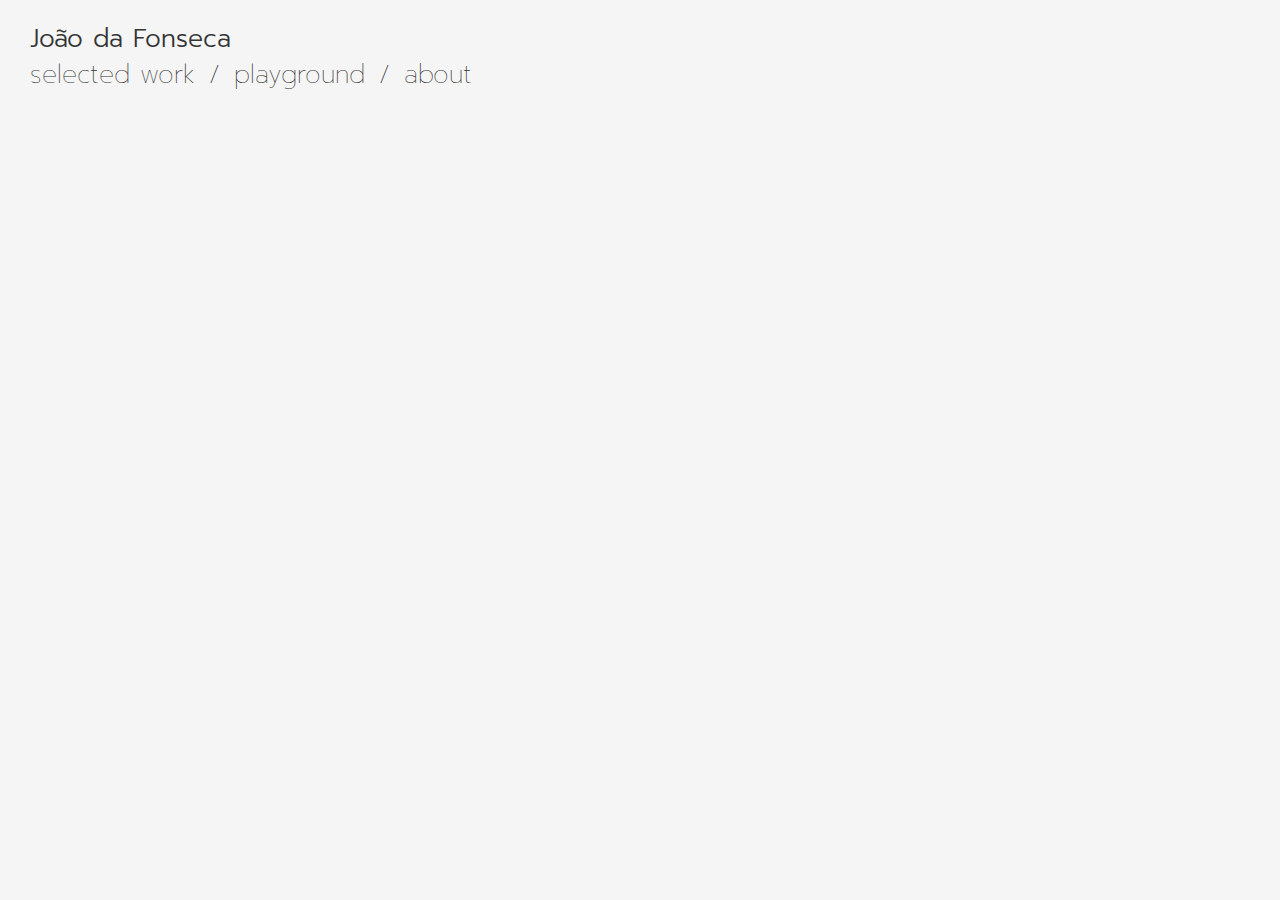
<file: work/index.html>
<!DOCTYPE html>
<html>
<head>

  <!-- Global site tag (gtag.js) - Google Analytics -->
  <script async src="https://www.googletagmanager.com/gtag/js?id=UA-116125091-1"></script>
  <script>
    window.dataLayer = window.dataLayer || [];
    function gtag(){dataLayer.push(arguments);}
    gtag('js', new Date());

    gtag('config', 'UA-116125091-1');
  </script>

  <link rel="icon"
        type="image/png"
        href="../assets/icons/favicon.png">

  <meta charset="UTF-8">
  <meta name="viewport" content="width=device-width, initial-scale=1">
  <link href="https://fonts.googleapis.com/css?family=Prompt:100,200,300,400,500" rel="stylesheet">
  <link rel="stylesheet" href="../css/project-style.css">
  <link rel="stylesheet" href="../css/nav-bar-style.css">

  <script src="https://ajax.googleapis.com/ajax/libs/jquery/3.2.1/jquery.min.js"></script>
  <script src="../js/projectLoader.js"></script>
  <script src="../js/mobileMenu.js"></script>

  <title>João da Fonseca</title>
</head>

<body>



  <div class="nav" id="myTopnav">

    <h5><a href="../index.html">João da Fonseca</a> </h5>

    <a href="javascript:void(0);" class="icon" onclick="myFunction()">
      <img  src="../assets/icons/icon.png">
    </a>

    <div class = "center">
      <div class = "logo"><h5><a  href="../index.html">João da Fonseca</a> </h5></div>
      <ul>

        <li><a href="../selectedwork" >selected work</a></li>
        <li><div id="link-spacer">/</div></li>
        <li><a href="../playground">playground</a></li>
        <li><div id="link-spacer">/</div></li>
        <li><a href="../about">about</a></li>

  </ul>
    </div>
    <div class = "socialLinks">
     <a href="https://www.instagram.com/joaofonseca__/">instagram</a>
    <div id="link-spacer2">/</div>
     <a href="https://www.messenger.com/t/jftfonseca">messenger</a>
    </div>

  </div>

  <section class="fade-in">
    <section class="container">
      <section class="top-space"></section>

    </section>
  </section>

  <script>
  function myFunction() {
    var x = document.getElementById("myTopnav");
    if (x.className === "nav") {
      x.className += " responsive";

      calcVH();

    } else {
      x.className = "nav";
      calcVH();

    }
  }

</script>
  <script src="../js/showHideNavBar.js"></script>
</body>

</html>
</file>
<file: css/selectedwork-style.css>
*{
  margin: 0;
  padding: 0;
  height: 100%;

}


html {
    overflow-y:scroll;
}


body{
overflow-y:scroll;
  background-color: #F5F5F5;
}

img{
  left: 50%;
  position: absolute;
  transform: translate(-50%, 0);
  min-height: 100%;
  min-width: 100%;
  overflow: hidden;

}

.container{
  float:left;
  margin: 2.59vh 30px 0vh 30px;
  width: calc(100vw - 60px);
  height: auto;
  background-color: #F5F5F5;
}

.top-space{
  float:left;
  width: 100%;
  height:12.4vh;
}

.middle-container{
  float:left;
  width:100%;
  //height: 500px;
  height: auto;
  //background-color:#F5F5F5;//#F5F5F5;
  overflow: hidden;
  display: inline-block;
}

.middle-box{
  display: inline-block;
  float:right;
  width: 75%;

  //max-width: 1400px;
  height: 82vh;
  margin-bottom: 3vh;
  background-color: none;
  overflow: hidden;
  margin-left: 25%;
  z-index: 10;
}

.canvas{
  position: relative;
  float:right;

  width: 100%;

  height: 46.3vw;
  bottom: 0;

  top: calc( ((100% - 46.3vw) / 2 ) + ( 50% - (46.3vw / 2) ) );



  overflow: hidden;
  z-index: 1;

  border: 20px red;

}


.text-box-mobile{
  display: none;
  width: 100%;

}

.text-box-mobile h1{


  font-family: 'Prompt', sans-serif;
  font-weight: 300;
  font-size: 24px;
  top:0;
  color: #2D2D2D;
  width: auto;
  text-decoration:none;

  height: auto;
  margin-right: 30px;
}
.text-box-mobile a {
  color: #2D2D2D;
  text-decoration: none;

}

.text-box-mobile h1:hover{
  text-decoration: none;
  color: #8D8D8D;
}

.text-box-mobile h2{

  margin-right: 35px;
  width: auto;
  font-family: 'Prompt', sans-serif;
  font-weight: 100;
  font-size: 16px;
  margin-top: 0px;
  color: #2D2D2D;
  height: auto;
}

.text-box{

  position: fixed;

  bottom: 3.1vh;
  width: calc(25% - 0.6vw);
  //  background-color: red;
  //margin-top: 15.0vh;
  height: 46.3vw;
  max-height: calc(100vh - 300px);
  //background-color: red;
  /* position: fixed;
  //top: calc( ((100% - 46.3vw) / 2 ) + ( 50% - (46.3vw / 2) ) - 3vh);
  bottom: 0px;
  height: 46.3vw;
  margin-top: 0;
  max-height: 82vh;
  float: left;
  text-align: center;


  //height: calc(100vh - 2.59vh - 12.4vh - 2.59vh);
  background-color: red;

  text-align: left;
  font-size: 15px; */


}

.text-box h1{

  margin-top: 60%;
  font-family: 'Prompt', sans-serif;
  font-weight: 300;
  font-size: 24px;
  top:0;
  color: #2D2D2D;
  width: auto;
  text-decoration:none;

  height: auto;
  margin-right: 30px;

}
.text-box a {
  color: #2D2D2D;
  text-decoration: none;

}

.text-box h1:hover{
  text-decoration: none;
  color: #8D8D8D;
}

.text-box h2{

  margin-right: 35px;
  width: auto;
  font-family: 'Prompt', sans-serif;
  font-weight: 100;
  font-size: 16px;
  margin-top: 0px;
  color: #2D2D2D;
  height: auto;


}

.text-box h6{


  width: auto;
  font-family: 'Prompt', sans-serif;
  font-weight: 100;
  font-size: 70px;
  margin-top: 0px;
  color: #2D2D2D;
  height: 20px;
  //background-color: red;
  margin-top: -35px;
  margin-left: -4px;
  padding: 0;
}

.sp {
  margin: 0;
  padding: 0;
  display: inline-block;
  margin-top: 12px;
  float:left;
  width: 40px;
  height: 2px;
  background-color: #2D2D2D;

}


.mobile-footer{

  display: none;

}


/* make keyframes that tell the start state and the end state of our object */

@-webkit-keyframes fadeIn { from { opacity:0; opacity: 1\9; /* IE9 only */ } to { opacity:1; } }
@-moz-keyframes fadeIn { from { opacity:0; opacity: 1\9; /* IE9 only */ } to { opacity:1; } }
@keyframes fadeIn { from { opacity:0; opacity: 1\9; /* IE9 only */ } to { opacity:1; } }


.fade-in {
  opacity:0;  /* make things invisible upon start */
  -webkit-animation:fadeIn ease-in 1;  /* call our keyframe named fadeIn, use animattion ease-in and repeat it only 1 time */
  -moz-animation:fadeIn ease-in 1;
  animation:fadeIn ease-in 1;

  -webkit-animation-fill-mode:forwards;  /* this makes sure that after animation is done we remain at the last keyframe value (opacity: 1)*/
  -moz-animation-fill-mode:forwards;
  animation-fill-mode:forwards;

  -webkit-animation-duration:0.5s;
  -moz-animation-duration:0.5s;
  animation-duration:0.5s;
}


@media screen and (min-width: 1900px) {

  .canvas{
    //top: 0;

  }
  .text-box{
    //  top:0;

  }

}


@media (max-width: 768px) and (max-width: 1024px) {

body {

  margin: 0;
  padding: 0;
}

.container{
  display:flex;
  flex-wrap: wrap;

  margin: auto;
  align-items: center;
    margin: 0;
    padding: 0;
    width: 100%;
}

  .top-space{
    height:0px;
  }

  .text-box{
    display: none;

  }
  .text-box-mobile{
    position: relative;
    display: inline-block;
    text-align: center;
    padding-top: 60px;
    padding-bottom: 50px;
    margin: 0;
    //margin-top: 90px;
  }

  .text-box-mobile h1{
    margin-right:0;
    font-size: 22px;
  }


  .text-box-mobile h2{
    margin-right:0;
    font-size: 16px;
  }

  .text-box-mobile h6{

    text-align: center;
    width: auto;
    font-family: 'Prompt', sans-serif;
    font-weight: 100;
    font-size: 60px;
    margin-top: 0px;
    color: #2D2D2D;
    height: 20px;
    //background-color: red;
    margin-top: -25px;
    //margin-left: -3px;
    padding: 0;
  }

 .sp {
    display: inline-block;
    float:none;



  }

  .middle-box{
    display:flex;
    flex-wrap: wrap;
    position: relative;
    //display: inline-block;

    width: 100%;
    top: 0;


    margin-bottom: 0px;
    height:56vw;
    //max-height:33.3333vh;




    margin-left: 0%;
    margin: 0;
    padding: 0;
    overflow: hidden;
  //
    //padding-top:80px;
    //background-color: red;
  }

  .canvas{
    position: relative;
    display:flex;
    flex-wrap: wrap;
    float:left;

    width: 100%;
    margin: 0;
    padding: 0;
    height: auto;
    bottom: 0;
    top: 0;
    overflow: hidden;
    margin-bottom: 0;




  }


  .fp-section{
    height: 200px !important;
    vertical-align:top !important;
  }



  .mobile-footer{
    position: relative;
    display: inline-block;
    height: 20px;
    width: 100%;

  }


}
</file>
<file: css/nav-bar-style.css>
.nav{

  position: fixed;
  padding-left: 30px;
  padding-top: 20px;
  width:100%;
  height: 85px;
  background-color: #F5F5F5;
  opacity:0.96;
  z-index:1;
  transition: top 0.2s ease-in-out;
  top: 0;
}

.center{

  width:auto;
  height:auto;

}


ul{
  list-style-type: none;
}
/*1228x690*/
h5{
  font-family: 'Prompt', sans-serif;
  font-weight: 300;
  font-size: 25px;
  width: auto;
  margin: 0;
  padding: 0;
  height: auto;
  color: #2D2D2D;
  //background-color: white;
  padding-bottom: 6px;

}


h5 a{
  width: 100%;
  height: auto;
  color: #2D2D2D;
  text-decoration: none;

}

h5 a:hover{
  text-decoration: #9D9D9D;
}


.nav ul li{
  margin-top: -8px;
  font-family: 'Prompt', sans-serif;
  font-weight: 100;
  font-size: 25px;
  display:inline-block;
  text-decoration: none;
  //background-color: white;
  width:auto;

}


.nav ul li a{
  width: 100%;
  height: auto;
  color: #2D2D2D;
  //text-decoration: none;

}

.nav a{
  -webkit-tap-highlight-color: rgba(255, 255, 255, 0);
  text-decoration: none;
}

.nav ul li a:hover{
  text-decoration: underline;
}

.nav-up {
  top: -150px;
}

.nav .icon {
  display: none;
  font-size: 25px;
  color: #2D2D2D;
  //mix-blend-mode: difference;
  text-decoration: none;
  width: 30px;
  height: 20px;

}

.nav .sp {
  display:none;

}

.nav .socialLinks {
  display:none;

}

.logo{

  display: none;

}
.nav ul li .current{
  text-decoration: underline;
  //text-decoration: none;
  //border-bottom: 1px solid #2D2D2D;
}


#link-spacer{
  font-family: 'Prompt', sans-serif;
  font-weight: 100;
  font-size: 25px;
  padding: 0 10px 0 10px;

}

#link-spacer2{
  display:none;

}


@media (max-width: 768px) and (max-width: 1024px) {



  .nav {
    display: inline-block;
    margin: 0;
    margin-bottom: 20px;
    padding: 0;
    background-color: rgba(255,255,255,0);
    position: fixed;
    transition: top 0.2s ease-in-out;


  }

  .nav ul{
    display: none;
  }

  .nav h5{
    display: none;
    width: 100%;
    text-align: center;
    display: inline-block;
    position: absolute;
    font-size:0px;
    //display: none;

    font-weight: 200;
    //  right: 65px;
    padding-top: 18px;

  }

  .nav .icon{
    position: fixed;
    float: right;
    width: 30px;
    height: 20px;
    //left:calc(100% - 45px);
    right: 0px;
    margin-top: 20px;
    margin-right: 30px;
    //float: right;
    display: block;
  }

  .nav-up {
    top: 0px;
    position: fixed;
  }

  .nav .sp {
    margin-top: calc(18px + 20px);
    margin-bottom: 20px;
    display:inline-block;


  }


  #link-spacer{
    display: none;
  }


}

/* The "responsive" class is added to the top.nav with JavaScript when the user clicks on the icon. This class makes the top.nav look good on small screens (display the links vertically instead of horizontally) */
@media (max-width: 768px) and (max-width: 1024px) {

  .nav.responsive{
    margin: 0px;
    padding: 0px;
    width: 100vw;
    height: 100vh;
    opacity:1;
    background-color: #F5F5F5;
    position: fixed;
    text-align: center;
    transition: top 0.9s ease-in-out;
  }

  .nav.responsive.nav-up {
    top: -1000px;
    position: fixed;
  }


  .nav.responsive .center{

    display: inline-block;
    margin: 00px 0px 00px 0px;
    width:auto;
    //max-width: 55%;
    height:calc(100% - 50px);
    //background-color: SALMON;
  }

  .nav.responsive .icon {
    position: absolute;
    margin-top: 20px;
    margin-right: 30px;
    //display: none;
    //background-color: green;

  }

  .nav.responsive .socialLinks {
    /*
    //margin-top: 90px;
    position: relative;

    vertical-align: bottom;
    height: auto;

    display: block;

    font-family: 'Prompt', sans-serif;
    font-weight: 100;
    font-size: 20px;

    text-decoration: none;
    */
    display: block;
    position: relative;
    width:100%;
    height:50px;
    //  background-color: blue;

  }

  .nav.responsive .socialLinks a{
    display: inline-block;
    font-family: 'Prompt', sans-serif;
    font-weight: 100;
    font-size: 18px;
    text-decoration: none;
    color: #2D2D2D;
  }


  #link-spacer2{
    display:  inline-block;
    position: relative;
    font-family: 'Prompt', sans-serif;
    font-weight: 100;
    font-size: 18px;
    padding: 0 5px 0 5px;

  }


  .nav.responsive .sp  h6{


    width: auto;
    font-family: 'Prompt', sans-serif;
    font-weight: 100;
    font-size: 40px;

    color: #2D2D2D;
    height: auto;


    margin-left: -22px;

  }

  .nav.responsive .sp {
    position: relative;
    margin: 0;
    padding: 0;
    display: inline-block;

    float: right;
    width: auto;
    height: 40px;
    margin-top: 0px;
    margin: 20px 0 0 0;


  }
  .nav.responsive .sp a{

    padding-bottom: 40px;



  }


  .nav.responsive .logo{
    position: relative;
    margin: 0;
    display: inline-block;
    width:auto;
    height:auto;

    margin: 20vh 0 0 0;
    padding: 0;

    //background-color: red;
  }

  .nav.responsive .logo h5{
    float:none;
    position: relative;
    font-family: 'Prompt', sans-serif;
    font-weight: 300;
    font-size: 25px;
    display:block;
    margin: 0;
    padding: 0;
    width: 100%;

    color: #2D2D2D;
    bottom:0px;
    vertical-align: bottom;
    margin: 0;


  }

  .nav .center li{
    margin: 0;


    font-family: 'Prompt', sans-serif;
    font-weight: 100;
    font-size: 20px;
    display: block;;
    text-decoration: none;

    width:auto;
    height: 40px;

  }


  .nav.responsive a{
    text-align: center;
    margin: 0;
    display: block;
    //   background-color: blue;
  }




  .nav.responsive ul {

    position: relative;
    display: block;
    width: auto;
    height: auto;
    top:60px;
    //top:calc(100% - 450px);
    margin: 0;
    width: auto;
    height: auto;
    padding-top: 0px;

  }


  .nav.responsive ul a{
    //margin-top: -15px;

  }



  .nav.responsive ul li{
    margin: 0;

    display: block;
    font-family: 'Prompt', sans-serif;
    font-weight: 100;
    font-size: 20px;
    display:block;
    text-decoration: none;

    width:auto;
    height: 30px;
    text-align: right;


  }



  ::-webkit-scrollbar {
    display: none;
  }
}



@media screen and (orientation:landscape) {
  .nav.responsive .socialLinks {

    //  background-color: red;
  }

  .nav.responsive .logo{

    margin: 10vh 0 0 0;

  }


  .nav.responsive ul {


    top:25px;


  }


  .nav.responsive ul li{

    height: 20px;

  }

}
</file>
<file: css/about-style.css>
*{
  margin: 0;
  padding: 0;
  height: 100%;

}

body{

  background-color: #F5F5F5;
}

img{
  width:  100%;
  display:inline-block;
  position: relative;
}




ul{
  list-style-type: none;
}

h1{

  //text-align: center;
  display:inline-block;
  height: auto;
  font-family: 'Prompt', sans-serif;
  font-weight: 300;
  font-size: 17px;
  color: #2D2D2D;
  text-decoration:none;
  display:inline-block;
  height: auto;
}

h3{

  display:inline-block;
  height: auto;
  margin-top: 0;
  margin-bottom: 12px;
  font-family: 'Prompt', sans-serif;
  font-weight: 500;
  font-size: 20px;

  //text-decoration: none;
  //background-color: white;
  width:auto;
  display:inline-block;
  height: auto;
}



h4{

  display:inline-block;
  height: auto;
  margin-right: 10px;

  font-family: 'Prompt', sans-serif;
  font-weight: 500;
  font-size: 17px;


  //background-color: white;
  width:auto;
}

h5{
  font-family: 'Prompt', sans-serif;
  font-weight: 200;
  font-size: 23px;
  width: auto;
  margin: 0;
  padding: 0;
  height: auto;
  color: #2D2D2D;
  //background-color: white;
  padding-bottom: 6px;

}


h5 a{
  width: 100%;
  height: auto;
  color: #2D2D2D;
  text-decoration: none;

}

h5 a:hover{
  text-decoration: #9D9D9D;
}


li a{

  color: #2D2D2D;
  text-decoration: none;

}

.Exp-box li :hover{
  text-decoration: underline;
}
.Exp-box  h1:hover{
  text-decoration: none;
}


.container{

  //  position: absolute;
  float: left;
  display: flex;
  flex-wrap: wrap;
  margin: auto;
  margin-left: 25.8%;
  width: 75%;
  height: 100%;
  //  min-width:  600px;
  text-align: center;
  height: auto;
  //    background-color: red;
  //  background-color: #F5F5F5;

}
.top-container{
  width: 100%;
  height: auto;
  display: inline-block;

}
.bottom-container{

  width: 100%;
  height: auto;
  display: inline-block;
}

.top-text-container{
  display: flex;
  flex-wrap: wrap;
  width: 500px;
  float:left;
  height: auto;

  margin-left: 50px;
  margin-right: 50px;
}

.top-space{

  padding-top: 0vh;
  width: 100%;
  height:150px;

}


.photo{
  float: left;
  display:inline-block;

  position: relative;
  width:  250px;
  height: auto;


  order:1;
  overflow: hidden;

}

.canvas{
  float: left;

  display:inline-block;
  position: relative;
  width:  250px;
  //min-width:  100px;
  height: auto;
  overflow: hidden;

  //margin-left: 40px;
  margin-top: 8px;
  //order:0;


}


/*____________________________________Bio */

.bio-box{

  float:left;
  text-align: justify;
  text-justify: inter-word;
  display:inline-block;
  width: 100%;
  height:auto;
  margin-bottom: 20px;
}



/*____________________________________TOOLS */


.tool-box{

  float: left;
  text-align: left;
  text-justify: inter-word;
  display:inline-block;
  width: 100%;
  height:auto;
  margin-bottom: 50px;
}



/*____________________________________CONTACTS */


.contacts-box{

  text-align: justify;
  text-justify: inter-word;
  display:inline-block;
  position: relative;
  width: 100%;
  height:auto;
  margin-top: 28px;



}

.contacts-box ul li{

  //text-align: center;
  height: auto;
  margin-left: 0px;

  font-family: 'Prompt', sans-serif;
  font-weight: 300;
  font-size: 16px;
  color: #2D2D2D;
  //text-decoration:none;


}

.contacts-box h4{

  display:inline-block;
  height: auto;
  margin-right: 5px;
  margin-bottom: 10px;
  font-family: 'Prompt', sans-serif;
  font-weight: 500;
  font-size: 15px;


  //background-color: white;
  width:auto;
}

.contacts-box h1{

  //text-align: center;
  display:inline-block;
  height: auto;
  font-family: 'Prompt', sans-serif;
  font-weight: 300;
  font-size: 15px;
  color: #2D2D2D;
  text-decoration:none;
  display:inline-block;
  height: auto;
}



.contacts-box a{
  width: 100%;
  height: auto;
  color: #2D2D2D;


}

.contacts-box a:hover{
  text-decoration: underline;

}

.social-box{
  float:left;
  width: 100%;
  text-align: left;
  display:inline-block;
  position: relative;
//  background-color: red;
}


.social-box a{
  width: auto;
  height: auto;
  color: #2D2D2D;


}


.social-box h1{

  //text-align: center;
  display:inline-block;
  height: auto;
  font-family: 'Prompt', sans-serif;
  font-weight: 300;
  font-size: 15px;
  color: #2D2D2D;
  text-decoration:none;
  display:inline-block;
  height: auto;



}

.social-box ul li{

  //text-align: center;
  height: auto;
  margin-left: 0px;
  display:inline-block;
  font-family: 'Prompt', sans-serif;
  font-weight: 300;
  font-size: 16px;
  color: #2D2D2D;
  //text-decoration:none;


}

.social-box h4{

  display:inline-block;
  height: auto;
  margin-right: 5px;
  margin-bottom: 10px;
  font-family: 'Prompt', sans-serif;
  font-weight: 500;
  font-size: 15px;


  //background-color: white;
  width:auto;
}


/*____________________________________Education and experiece */


.Edu-box{

  text-align: justify;
  text-justify: inter-word;
  //display:inline-block;
  position: relative;
  width: 100%;
  height:auto;
  margin-bottom: 50px;
}

.Edu-box ul li{
  //text-align: center;

  height: auto;
  font-family: 'Prompt', sans-serif;
  font-weight: 300;
  font-size: 16px;
  color: #2D2D2D;
  //text-decoration:none;

}

.Edu-box a{
  width: 100%;
  height: auto;
  color: #2D2D2D;


}

.Exp-box{

  text-align: justify;
  text-justify: inter-word;
  //display:inline-block;
  position: relative;
  width: 100%;
  height:auto;
  margin-bottom: 50px;
}

.Exp-box{

  text-align: justify;
  text-justify: inter-word;
  //display:inline-block;
  position: relative;
  width: 100%;
  height:auto;
  margin-bottom: 50px;
}

.Exp-box ul li{
  //text-align: center;

  height: auto;
  font-family: 'Prompt', sans-serif;
  font-weight: 300;
  font-size: 16px;
  color: #2D2D2D;
  //text-decoration:none;

}

.Edu-Exp-box a{
  width: 100%;
  height: auto;
  color: #2D2D2D;
}

.impressum-box{
  width: 100%;
  text-align: justify;
  text-justify: inter-word;
  display:inline-block;

  width: 100%;
  height:auto;
  background-color: #F5F5F5;;
  margin-top: 40px;

}

.impressum-box h3{
  width: 100%;
  //text-align: center;
  height: auto;
  margin-top: 0;
  margin-bottom: 12px;
  font-family: 'Prompt', sans-serif;
  font-weight: 500;
  font-size: 20px;

  text-decoration: none;
  //background-color: white;
  width:auto;
}

.impressum-box a{
  width: 100%;
  height: auto;
  color: #2D2D2D;
  text-decoration: none;

}

.impressum-box :hover{
  text-decoration: underline;
}


/* make keyframes that tell the start state and the end state of our object */

@-webkit-keyframes fadeIn { from { opacity:0; opacity: 1\9; /* IE9 only */ } to { opacity:1; } }
@-moz-keyframes fadeIn { from { opacity:0; opacity: 1\9; /* IE9 only */ } to { opacity:1; } }
@keyframes fadeIn { from { opacity:0; opacity: 1\9; /* IE9 only */ } to { opacity:1; } }


.fade-in {
  opacity:0;  /* make things invisible upon start */
  -webkit-animation:fadeIn ease-in 1;  /* call our keyframe named fadeIn, use animattion ease-in and repeat it only 1 time */
  -moz-animation:fadeIn ease-in 1;
  animation:fadeIn ease-in 1;

  -webkit-animation-fill-mode:forwards;  /* this makes sure that after animation is done we remain at the last keyframe value (opacity: 1)*/
  -moz-animation-fill-mode:forwards;
  animation-fill-mode:forwards;

  -webkit-animation-duration:0.5s;
  -moz-animation-duration:0.5s;
  animation-duration:0.5s;
}




@media (max-width: 1200px)  {
  .container{

    margin-left: 60px;
    width: calc(100% - 90px);
    margin-right: 30px;
    //background-color: red;

  }


}

@media (max-width: 960px)  {
  .top-text-container{
    margin-left: 0px;
    width: calc(100% - 60px);
  }

}

@media (max-width: 768px) and (max-width: 1024px) {

  .container{

    margin-left: 30px;
    width: calc(100% - 60px);
    margin-right: 30px;
    //background-color: red;

  }
  .top-space{


    //  height:23vh;

  }


  .top-text-container{
    margin-left: 0px;
    width: 100%;
    margin-right: 50%;

  }
  .canvas{

    margin-bottom: 40px;
    width:  100%;

  }
  .photo{
    width: 210px;
  }
  .contacts-box{


  }
  h1 {
    font-size: 16px;
  }
  h4 {
    font-size: 16px;
  }
  h3{
    font-size: 20px;

  }

  .Exp-box h1 {
    display: block;
    margin-right: 0px;
    font-size: 16px;
    margin-bottom: 5px;
  }
  .Exp-box h4 {

    display: block;
    margin-right: 0px;
    font-size: 16px;
  }


  .Edu-box h1 {
    display: block;
    margin-right: 0px;
    font-size: 16px;
    margin-bottom: 5px;
  }
  .Edu-box h4 {

    display: block;
    margin-right: 0px;
    font-size: 16px;
  }

  .title-box{
    //    padding: 0 0 30px 0;
  }
  .cover{
    //margin: 0 0 75px 0;
  }
  .canvas{
    //margin: 0 0 75px 0;
  }

}

@media (max-width: 599px) {

  .padding-box{
    margin: 0 0 50px 0;
  }

  .cover{
    margin: 0 0 50px 0;
  }

  .canvas{
    margin: 0 0 50px 0;
  }


}
</file>
<file: css/impressum-style.css>
*{
  margin: 0;
  padding: 0;
  height: 100%;

}

body{

  background-color: #F5F5F5;

}

.main-container{
  margin: 0 30px 0px 30px;
}

.container{
  top:150px;
  position: relative;

  margin: auto;
  align-items: center;

  width: auto;
  max-width: 1080px;
  text-align: center;
  height: auto;

  -webkit-column-count: 2; /* Chrome, Safari, Opera */
  -moz-column-count: 2; /* Firefox */
  column-count: 2;
  column-gap: 40px;
  margin-bottom: 100px;
}

.space{
  width: 100%;
  height:15px;
}

.paragraph{
  width: 100%;
  height:40px;
}

h1{
  text-align: left;
  font-family: 'Prompt', sans-serif;
  font-weight: 500;
  font-size: 20px;
  color: #2D2D2D;
  text-decoration: none;
  width: 100%;
}


h2{
  text-align: left;
  font-family: 'Prompt', sans-serif;
  font-weight: 300;
  font-size: 18px;
  color: #2D2D2D;
  text-decoration: none;
  width: 100%;
}


@media screen and (max-width: 700px) {
  .container{

    -webkit-column-count: 1; /* Chrome, Safari, Opera */
    -moz-column-count: 1; /* Firefox */
    column-count: 1;
  }

}
</file>
<file: css/playground-style.css>
*{
  margin: 0;
  padding: 0;
  height: auto;

}
img{
  height: 100%;
}

body{

  background-color: #F5F5F5;
}

.container{

  margin: 50px 8% 50px 8%;

}


.grid{
  width: auto;
  margin: 0px 0px 0 0px;
}

.text-box{

   margin: 160px 0 10px 8%;


}


h1{
  margin-top: -10px;
 font-family: 'Prompt', sans-serif;
 font-weight: 100;
 font-size: 40px;
 color: #2D2D2D;
 text-decoration:none;
 height: auto;

}




.video-element{
   position: absolute;
   bottom: 10px;
   right: 10px;
}



/* make keyframes that tell the start state and the end state of our object */

@-webkit-keyframes fadeIn { from { opacity:0; opacity: 1\9; /* IE9 only */ } to { opacity:1; } }
@-moz-keyframes fadeIn { from { opacity:0; opacity: 1\9; /* IE9 only */ } to { opacity:1; } }
@keyframes fadeIn { from { opacity:0; opacity: 1\9; /* IE9 only */ } to { opacity:1; } }


.fade-in {
  opacity:0;  /* make things invisible upon start */
  -webkit-animation:fadeIn ease-in 1;  /* call our keyframe named fadeIn, use animattion ease-in and repeat it only 1 time */
  -moz-animation:fadeIn ease-in 1;
  animation:fadeIn ease-in 1;

  -webkit-animation-fill-mode:forwards;  /* this makes sure that after animation is done we remain at the last keyframe value (opacity: 1)*/
  -moz-animation-fill-mode:forwards;
  animation-fill-mode:forwards;

  -webkit-animation-duration:0.5s;
  -moz-animation-duration:0.5s;
  animation-duration:0.5s;
}


@media (max-width: 768px) and (max-width: 1024px) {


  .container{

    margin: 50px 0 0 0;


  }


}
</file>
<file: css/project-style.css>
*{
  margin: 0;
  padding: 0;
  height: 100%;

}

body{

  background-color: #F5F5F5;

}

img{
  width:  100%;
  display:inline-block;
  position: relative;

}



.container{
  display:flex;
  flex-wrap: wrap;
  padding: 20px;
  margin: auto;
  align-items: center;

  width: auto;
  max-width:  1280px;
  text-align: center;
  height: auto;
  //background-color: red;

}

.top-space{

  padding-top: 0vh;
  width: 100%;
  height:1.5vh;

}


.cover{
  align-items: center;
  margin-top: 150px;
  display:block;
  position: relative;
  width:  100%;
  height:auto;
  max-height:66.6666vh;
  margin-bottom: 2vh;
  background-color: #F5F5F5;;
  overflow: hidden;
}

.embed-container {
  position: relative;
  padding-bottom: 56.25%;
  height: 0;
  overflow: hidden;
  max-width: 100%;
}

.embed-container iframe, .embed-container object, .embed-container embed {
  position: absolute;
  top: 0;
  left: 0;
  width: 100%;
  height: 100%;
}



.canvas{

  position: relative;
  display:inline-block;
  width:  100%;
  height:auto;
  padding-top: 0;
  margin-bottom: 75px;

  overflow: hidden;
}
.videocanvas{

  position: relative;
  display:inline-block;
  width:  100%;
  height:auto;

  //overflow: hidden;
  margin-bottom: 75px;
}

/*____________________________________TITLE */
.title-box{

  padding-top: 80px;
  text-align: center;
  padding-bottom: 40px;

  width: 100%;
  height:auto;

  opacity: 0.95;


}

.title-box h1{

  font-family: 'Prompt', sans-serif;
  font-weight: 300;
  font-size: 24px;
  color: #2D2D2D;
  text-decoration:none;
  height: auto;

}

.title-box h2{


  font-family: 'Prompt', sans-serif;
  font-weight: 200;
  height: auto;
  font-size: 16px;
  padding-top: 8px;
  margin-top: -6px;
  color: #2D2D2D;
}

.title-box h6{


  width: auto;
  font-family: 'Prompt', sans-serif;
  font-weight: 100;
  font-size: 90px;
  margin-top: 0px;
  color: #2D2D2D;
  height: 20px;
  //background-color: red;
  margin-top: -45px;
  margin-left: -3px;
  padding: 0;
}


.sp {

  margin: 0;
  padding: 0;
  display: inline-block;
  margin-top: 12px;

  width: 40px;
  height: 2px;
  background-color: #2D2D2D;
}

/*____________________________________TEXT */

.text-box{

  text-align: justify;
  //text-align: left;
  text-justify: inter-word;
  margin-left: 60px;

  width: 700px;

  height:auto;


  margin-bottom: 45px;
}

.text-box h1{

  font-family: 'Prompt', sans-serif;
  font-weight: 300;
  font-size: 20px;
  color: #2D2D2D;
  text-decoration:none;
}

/*____________________________________TOOLS */
.tool-box{
  text-align: left;
  width: 100%;

  background-color: #F5F5F5;;
  margin-top: 0px;
  margin-left: 60px;
  margin-bottom: 40px;
  //background-color: red;
}

.tool-box h3{

  margin-top: 0;
  margin-bottom: 5px;
  font-family: 'Prompt', sans-serif;
  font-weight: 500;
  font-size: 18px;
  display:inline-block;
  width:auto;
}


.tool-box ul li{
  margin-bottom: 5px;
  font-family: 'Prompt', sans-serif;
  font-weight: 300;
  font-size: 18px;
  width:auto;
}

/*____________________________________CREDITS */


.credits-box{

  width:100%;
  text-align: left;
  margin-left: 60px;
  background-color: #F5F5F5;;
  margin-top: 0vh;
    margin-bottom: 40px;
//  background-color: red;
//  margin-left: 60px;
}

.credits-box h3{
  margin-top: 0;

  margin-bottom: 5px;
  font-family: 'Prompt', sans-serif;
  font-weight: 500;
  font-size: 18px;
  display:inline-block;
  width:auto;

}

.credits-box h4{
  margin-top: 0;
  margin-right: 10px;
  font-family: 'Prompt', sans-serif;
  font-weight: 400;
  font-size: 18px;
  display:inline-block;
  width:auto;

}

.credits-box h1{

  margin-bottom: 5px;
  display:inline-block;
  font-family: 'Prompt', sans-serif;
  font-weight:300;
  font-size: 18px;
  color: #2D2D2D;
  text-decoration:none;
}


.credits-box ul li{
  //  margin-left: 40px;
  //list-style-type: disc;

  font-family: 'Prompt', sans-serif;
  font-weight: 300;
  font-size: 18px;

  //text-decoration: none;
  //background-color: white;
  width:auto;

}


/*____________________________________made onf */


.made-onf{

  width:100%;
  text-align: left;
  margin-left: 60px;
  background-color: #F5F5F5;;
  margin-top: 0vh;
    margin-bottom: 40px;
//  background-color: red;
//  margin-left: 60px;
}


.made-onf h1{

  margin-bottom: 5px;
  margin-right: 10px;
  display:inline-block;
  font-family: 'Prompt', sans-serif;
  font-weight:300;
  font-size: 18px;
  color: #2D2D2D;
  text-decoration:none;
}


.made-onf a{

  margin-bottom: 5px;
  display:inline-block;
  font-family: 'Prompt', sans-serif;
  font-weight:300;
  font-size: 18px;
  color: #2D2D2D;
  text-decoration:none;
}


.made-onf a:hover{


  text-decoration:underline;
}



/* make keyframes that tell the start state and the end state of our object */

@-webkit-keyframes fadeIn { from { opacity:0; opacity: 1\9; /* IE9 only */ } to { opacity:1; } }
@-moz-keyframes fadeIn { from { opacity:0; opacity: 1\9; /* IE9 only */ } to { opacity:1; } }
@keyframes fadeIn { from { opacity:0; opacity: 1\9; /* IE9 only */ } to { opacity:1; } }


.fade-in {
  opacity:0;  /* make things invisible upon start */
  -webkit-animation:fadeIn ease-in 1;  /* call our keyframe named fadeIn, use animattion ease-in and repeat it only 1 time */
  -moz-animation:fadeIn ease-in 1;
  animation:fadeIn ease-in 1;

  -webkit-animation-fill-mode:forwards;  /* this makes sure that after animation is done we remain at the last keyframe value (opacity: 1)*/
  -moz-animation-fill-mode:forwards;
  animation-fill-mode:forwards;

  -webkit-animation-duration:0.5s;
  -moz-animation-duration:0.5s;
  animation-duration:0.5s;
}

/*for-big-desktop-up*/
@media (min-width: 1800px) {

}

@media (max-width: 1460px) and (max-width: 1799px) {

}

@media (max-width: 1360px) and (max-width: 1459px) {

}

@media (max-width: 1260px) and (max-width: 1359px) {

}

@media (max-width: 1160px) and (max-width: 1259px) {

}

@media (max-width: 970px) {

}

@media (max-width: 920px) {


}

@media (max-width: 860px) {

}

@media (max-width: 600px) {

}

@media (max-width: 1000px) {

  .title-box{
        padding-top: 100px;
  }
  .text-box{

    margin-right: 5%;
  }
}

@media (max-width: 900px) and (max-width: 1359px) {


}

@media (max-width: 768px) and (max-width: 1024px) {

  body {

    margin: 0;
    padding: 0;
  }


  .container{

    padding: 0px;
  }
  .top-space{
   margin: 0px;

  }


  .title-box{
    padding-top: 50px;
    padding-bottom: 80px;;
  }

  .title-box h1{


    font-size: 22px;

  }

  .title-box h2{
    padding-top: 5px;
    font-size: 16px;

  }

  .title-box h6{

   text-align: center;
    width: auto;
    font-family: 'Prompt', sans-serif;
    font-weight: 100;
    font-size: 60px;
    margin-top: 0px;
    color: #2D2D2D;
    height: 20px;
    //background-color: red;
    margin-top: -30px;
      //margin-left: -3px;
    padding: 0;
  }
  .sp {
    display: inline-block;
    float:none;

   }

  .text-box{

    margin:20px 30px 0 30px;
    width:100%;
  }

  .text-box h1{
        font-size: 16px;
  }

  .cover{
    margin: 0 0 20px 0;
  }

  .canvas{
    margin: 0 0 20px 0;

  }
  .videocanvas{
    margin: 0 0 20px 0;

  }
  .tool-box{
    margin: 40px 0 30px 30px;
  }
  .tool-box h3{

    font-size: 18px;
  }
  .tool-box ul li{
    font-size: 16px;

  }

  .credits-box{
    margin: 0 0 40px 30px;
  }
  .credits-box h3{
    font-size: 18px;
  }

  .credits-box h4{
    font-size: 16px;
  }

  .credits-box h1{
    font-size: 16px;
}


.made-onf{
  margin: 0 0 40px 30px;
}

}

@media (max-width: 599px) {

  .padding-box{
    margin: 0 0 20px 0;
  }

  .text-box{
    margin-bottom:  20px;
  }

  .cover{
    margin: 0 0 5px 0;
  }
  .videocanvas{
    margin: 0 0 10px 0;

  }
  .canvas{
    margin: 0 0 5px 0;
  }


}
</file>
<file: css/justifiedGallery.min.css>
/*!
 * Justified Gallery - v3.6.5
 * http://miromannino.github.io/Justified-Gallery/
 * Copyright (c) 2018 Miro Mannino
 * Licensed under the MIT license.
 */
.justified-gallery{width:100%;position:relative;overflow:hidden}.justified-gallery>a,.justified-gallery>div,.justified-gallery>figure{position:absolute;display:inline-block;overflow:hidden;filter:"alpha(opacity=10)";opacity:.1;margin:0;padding:0}.justified-gallery>a>img,.justified-gallery>div>img,.justified-gallery>figure>img,.justified-gallery>a>a>img,.justified-gallery>div>a>img,.justified-gallery>figure>a>img{position:absolute;top:50%;left:50%;margin:0;padding:0;border:0;filter:"alpha(opacity=0)";opacity:0}.justified-gallery>a>.caption,.justified-gallery>div>.caption,.justified-gallery>figure>.caption{display:none;position:absolute;bottom:0;padding:5px;background-color:#000;left:0;right:0;margin:0;color:#fff;font-size:12px;font-weight:300;font-family:sans-serif}.justified-gallery>a>.caption.caption-visible,.justified-gallery>div>.caption.caption-visible,.justified-gallery>figure>.caption.caption-visible{display:initial;filter:"alpha(opacity=70)";opacity:.7;-webkit-transition:opacity 500ms ease-in;-moz-transition:opacity 500ms ease-in;-o-transition:opacity 500ms ease-in;transition:opacity 500ms ease-in}.justified-gallery>.entry-visible{filter:"alpha(opacity=100)";opacity:1;background:0 0}.justified-gallery>.entry-visible>img,.justified-gallery>.entry-visible>a>img{filter:"alpha(opacity=100)";opacity:1;-webkit-transition:opacity 500ms ease-in;-moz-transition:opacity 500ms ease-in;-o-transition:opacity 500ms ease-in;transition:opacity 500ms ease-in}.justified-gallery>.jg-filtered{display:none}.justified-gallery>.spinner{position:absolute;bottom:0;margin-left:-24px;padding:10px 0;left:50%;filter:"alpha(opacity=100)";opacity:1;overflow:initial}.justified-gallery>.spinner>span{display:inline-block;filter:"alpha(opacity=0)";opacity:0;width:8px;height:8px;margin:0 4px;background-color:#000;border-radius:6px}
</file>
<file: css/swipebox.min.css>
/*! Swipebox v1.3.0 | Constantin Saguin csag.co | MIT License | github.com/brutaldesign/swipebox */html.swipebox-html.swipebox-touch{overflow:hidden!important}#swipebox-overlay img{border:none!important}#swipebox-overlay{width:100%;height:100%;position:fixed;top:0;left:0;z-index:99999!important;overflow:hidden;-webkit-user-select:none;-moz-user-select:none;-ms-user-select:none;user-select:none}#swipebox-container{position:relative;width:100%;height:100%}#swipebox-slider{-webkit-transition:-webkit-transform .4s ease;transition:transform .4s ease;height:100%;left:0;top:0;width:100%;white-space:nowrap;position:absolute;display:none;cursor:pointer}#swipebox-slider .slide{height:100%;width:100%;line-height:1px;text-align:center;display:inline-block}#swipebox-slider .slide:before{content:"";display:inline-block;height:50%;width:1px;margin-right:-1px}#swipebox-slider .slide .swipebox-inline-container,#swipebox-slider .slide .swipebox-video-container,#swipebox-slider .slide img{display:inline-block;max-height:100%;max-width:100%;margin:0;padding:0;width:auto;height:auto;vertical-align:middle}#swipebox-slider .slide .swipebox-video-container{background:0 0;max-width:1140px;max-height:100%;width:100%;padding:5%;-webkit-box-sizing:border-box;box-sizing:border-box}#swipebox-slider .slide .swipebox-video-container .swipebox-video{width:100%;height:0;padding-bottom:56.25%;overflow:hidden;position:relative}#swipebox-slider .slide .swipebox-video-container .swipebox-video iframe{width:100%!important;height:100%!important;position:absolute;top:0;left:0}#swipebox-slider .slide-loading{background:url(../img/loader.gif) center center no-repeat}#swipebox-bottom-bar,#swipebox-top-bar{-webkit-transition:.5s;transition:.5s;position:absolute;left:0;z-index:999;height:50px;width:100%}#swipebox-bottom-bar{bottom:-50px}#swipebox-bottom-bar.visible-bars{-webkit-transform:translate3d(0,-50px,0);transform:translate3d(0,-50px,0)}#swipebox-top-bar{top:-50px}#swipebox-top-bar.visible-bars{-webkit-transform:translate3d(0,50px,0);transform:translate3d(0,50px,0)}#swipebox-title{display:block;width:100%;text-align:center}#swipebox-close,#swipebox-next,#swipebox-prev{background-image:url(../img/icons.png);background-repeat:no-repeat;border:none!important;text-decoration:none!important;cursor:pointer;width:50px;height:50px;top:0}#swipebox-arrows{display:block;margin:0 auto;width:100%;height:50px}#swipebox-prev{background-position:-32px 13px;float:left}#swipebox-next{background-position:-78px 13px;float:right}#swipebox-close{top:0;right:0;position:absolute;z-index:9999;background-position:15px 12px}.swipebox-no-close-button #swipebox-close{display:none}#swipebox-next.disabled,#swipebox-prev.disabled{opacity:.3}.swipebox-no-touch #swipebox-overlay.rightSpring #swipebox-slider{-webkit-animation:rightSpring .3s;animation:rightSpring .3s}.swipebox-no-touch #swipebox-overlay.leftSpring #swipebox-slider{-webkit-animation:leftSpring .3s;animation:leftSpring .3s}.swipebox-touch #swipebox-container:after,.swipebox-touch #swipebox-container:before{-webkit-backface-visibility:hidden;backface-visibility:hidden;-webkit-transition:all .3s ease;transition:all .3s ease;content:' ';position:absolute;z-index:999;top:0;height:100%;width:20px;opacity:0}.swipebox-touch #swipebox-container:before{left:0;-webkit-box-shadow:inset 10px 0 10px -8px #656565;box-shadow:inset 10px 0 10px -8px #656565}.swipebox-touch #swipebox-container:after{right:0;-webkit-box-shadow:inset -10px 0 10px -8px #656565;box-shadow:inset -10px 0 10px -8px #656565}.swipebox-touch #swipebox-overlay.leftSpringTouch #swipebox-container:before,.swipebox-touch #swipebox-overlay.rightSpringTouch #swipebox-container:after{opacity:1}@-webkit-keyframes rightSpring{0%{left:0}50%{left:-30px}100%{left:0}}@keyframes rightSpring{0%{left:0}50%{left:-30px}100%{left:0}}@-webkit-keyframes leftSpring{0%{left:0}50%{left:30px}100%{left:0}}@keyframes leftSpring{0%{left:0}50%{left:30px}100%{left:0}}@media screen and (min-width:800px){#swipebox-close{right:10px}#swipebox-arrows{width:92%;max-width:800px}}#swipebox-overlay{background:#0d0d0d}#swipebox-bottom-bar,#swipebox-top-bar{text-shadow:1px 1px 1px #000;background:#000;opacity:.95}#swipebox-top-bar{color:#fff!important;font-size:15px;line-height:43px;font-family:Helvetica,Arial,sans-serif}
</file>
